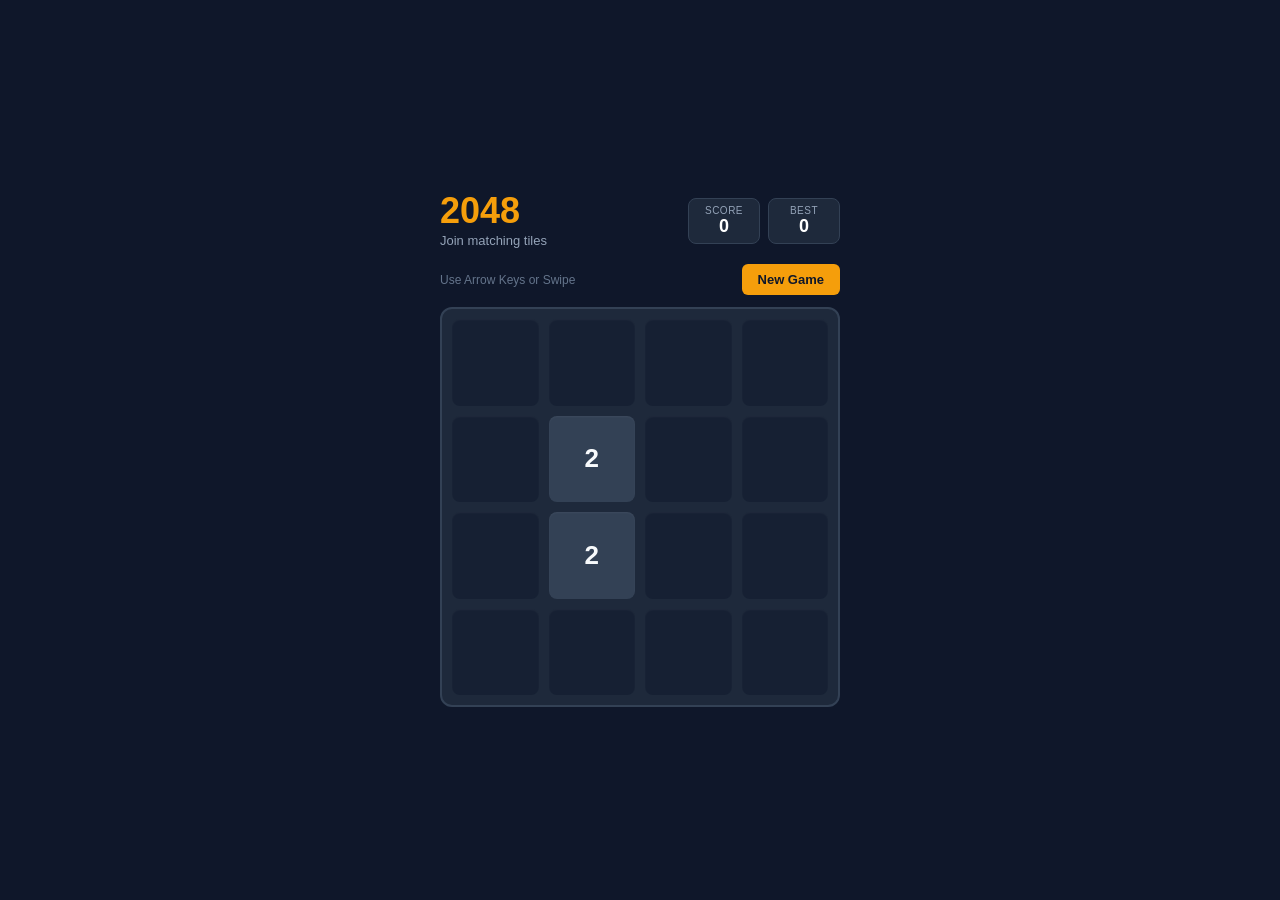
<file: public/games/2048/index.html>
<!DOCTYPE html>
<html lang="en">
<head>
  <meta charset="UTF-8">
  <meta name="viewport" content="width=device-width, initial-scale=1.0, maximum-scale=1.0, user-scalable=no">
  <title>2048 Classic</title>
  <style>
    * { box-sizing: border-box; margin: 0; padding: 0; user-select: none; }
    body {
      background: #0f172a;
      color: #f8fafc;
      font-family: -apple-system, BlinkMacSystemFont, "Segoe UI", Roboto, sans-serif;
      display: flex;
      flex-direction: column;
      align-items: center;
      justify-content: center;
      min-height: 100vh;
      padding: 16px;
    }
    .header {
      width: 100%;
      max-width: 400px;
      display: flex;
      justify-content: space-between;
      align-items: center;
      margin-bottom: 16px;
    }
    .title-area h1 {
      font-size: 36px;
      font-weight: 800;
      color: #f59e0b;
      line-height: 1;
    }
    .title-area p {
      font-size: 13px;
      color: #94a3b8;
      margin-top: 4px;
    }
    .scores {
      display: flex;
      gap: 8px;
    }
    .score-box {
      background: #1e293b;
      border: 1px solid #334155;
      padding: 6px 12px;
      border-radius: 8px;
      text-align: center;
      min-width: 72px;
    }
    .score-label {
      font-size: 10px;
      text-transform: uppercase;
      letter-spacing: 0.05em;
      color: #94a3b8;
    }
    .score-val {
      font-size: 18px;
      font-weight: 700;
      color: #ffffff;
    }
    .toolbar {
      width: 100%;
      max-width: 400px;
      display: flex;
      justify-content: space-between;
      align-items: center;
      margin-bottom: 12px;
    }
    .hint {
      font-size: 12px;
      color: #64748b;
    }
    button.btn {
      background: #f59e0b;
      color: #0f172a;
      border: none;
      font-weight: 700;
      font-size: 13px;
      padding: 8px 16px;
      border-radius: 6px;
      cursor: pointer;
      transition: background 0.15s;
    }
    button.btn:hover { background: #d97706; }
    #grid-container {
      width: 100%;
      max-width: 400px;
      aspect-ratio: 1 / 1;
      background: #1e293b;
      border: 2px solid #334155;
      border-radius: 12px;
      display: grid;
      grid-template-columns: repeat(4, 1fr);
      grid-template-rows: repeat(4, 1fr);
      gap: 10px;
      padding: 10px;
      position: relative;
    }
    .cell {
      background: #0f172a;
      border-radius: 8px;
      display: flex;
      align-items: center;
      justify-content: center;
      font-size: 26px;
      font-weight: 800;
      transition: all 0.12s cubic-bezier(0.16, 1, 0.3, 1);
      box-shadow: inset 0 1px 2px rgba(255,255,255,0.05);
    }
    .v-0 { background: #162033; color: transparent; }
    .v-2 { background: #334155; color: #f8fafc; }
    .v-4 { background: #475569; color: #f8fafc; }
    .v-8 { background: #d97706; color: #ffffff; }
    .v-16 { background: #f59e0b; color: #ffffff; }
    .v-32 { background: #ea580c; color: #ffffff; }
    .v-64 { background: #dc2626; color: #ffffff; }
    .v-128 { background: #eab308; color: #0f172a; font-size: 22px; }
    .v-256 { background: #facc15; color: #0f172a; font-size: 22px; }
    .v-512 { background: #84cc16; color: #0f172a; font-size: 22px; }
    .v-1024 { background: #10b981; color: #ffffff; font-size: 18px; }
    .v-2048 { background: #06b6d4; color: #ffffff; font-size: 18px; box-shadow: 0 0 15px rgba(6,182,212,0.6); }
    .v-4096 { background: #8b5cf6; color: #ffffff; font-size: 18px; }
    .overlay {
      position: absolute;
      inset: 0;
      background: rgba(15, 23, 42, 0.9);
      border-radius: 12px;
      display: none;
      flex-direction: column;
      align-items: center;
      justify-content: center;
      z-index: 10;
    }
    .overlay.active { display: flex; }
    .overlay h2 { font-size: 32px; margin-bottom: 8px; color: #f59e0b; }
    .overlay p { font-size: 14px; color: #94a3b8; margin-bottom: 16px; }
  </style>
</head>
<body>
  <div class="header">
    <div class="title-area">
      <h1>2048</h1>
      <p>Join matching tiles</p>
    </div>
    <div class="scores">
      <div class="score-box">
        <div class="score-label">Score</div>
        <div id="score" class="score-val">0</div>
      </div>
      <div class="score-box">
        <div class="score-label">Best</div>
        <div id="best-score" class="score-val">0</div>
      </div>
    </div>
  </div>

  <div class="toolbar">
    <span class="hint">Use Arrow Keys or Swipe</span>
    <button id="new-game-btn" class="btn">New Game</button>
  </div>

  <div id="grid-container">
    <div class="overlay" id="game-over">
      <h2 id="overlay-title">Game Over</h2>
      <p id="overlay-msg">No moves left!</p>
      <button class="btn" id="restart-btn">Play Again</button>
    </div>
  </div>

  <script>
    let board = [
      [0, 0, 0, 0],
      [0, 0, 0, 0],
      [0, 0, 0, 0],
      [0, 0, 0, 0]
    ];
    let score = 0;
    let bestScore = parseInt(localStorage.getItem('2048_best') || '0', 10);
    document.getElementById('best-score').textContent = bestScore;

    const grid = document.getElementById('grid-container');
    const gameOverOverlay = document.getElementById('game-over');
    const overlayTitle = document.getElementById('overlay-title');
    const overlayMsg = document.getElementById('overlay-msg');

    function initCells() {
      // Remove old cells except overlay
      const cells = grid.querySelectorAll('.cell');
      cells.forEach(c => c.remove());
      for (let r = 0; r < 4; r++) {
        for (let c = 0; c < 4; c++) {
          const div = document.createElement('div');
          div.className = 'cell v-0';
          div.id = `c-${r}-${c}`;
          grid.appendChild(div);
        }
      }
    }

    function render() {
      for (let r = 0; r < 4; r++) {
        for (let c = 0; c < 4; c++) {
          const val = board[r][c];
          const cell = document.getElementById(`c-${r}-${c}`);
          cell.className = `cell v-${val > 4096 ? 4096 : val}`;
          cell.textContent = val > 0 ? val : '';
        }
      }
      document.getElementById('score').textContent = score;
      if (score > bestScore) {
        bestScore = score;
        localStorage.setItem('2048_best', bestScore);
        document.getElementById('best-score').textContent = bestScore;
      }
    }

    function spawnTile() {
      const empty = [];
      for (let r = 0; r < 4; r++) {
        for (let c = 0; c < 4; c++) {
          if (board[r][c] === 0) empty.push({ r, c });
        }
      }
      if (empty.length > 0) {
        const rand = empty[Math.floor(Math.random() * empty.length)];
        board[rand.r][rand.c] = Math.random() < 0.9 ? 2 : 4;
      }
    }

    function slideRow(row) {
      let filtered = row.filter(val => val !== 0);
      for (let i = 0; i < filtered.length - 1; i++) {
        if (filtered[i] === filtered[i + 1]) {
          filtered[i] *= 2;
          score += filtered[i];
          filtered[i + 1] = 0;
        }
      }
      filtered = filtered.filter(val => val !== 0);
      while (filtered.length < 4) {
        filtered.push(0);
      }
      return filtered;
    }

    function moveLeft() {
      let moved = false;
      for (let r = 0; r < 4; r++) {
        const oldRow = [...board[r]];
        board[r] = slideRow(board[r]);
        if (JSON.stringify(oldRow) !== JSON.stringify(board[r])) moved = true;
      }
      return moved;
    }

    function moveRight() {
      let moved = false;
      for (let r = 0; r < 4; r++) {
        const oldRow = [...board[r]];
        let rev = [...board[r]].reverse();
        rev = slideRow(rev);
        board[r] = rev.reverse();
        if (JSON.stringify(oldRow) !== JSON.stringify(board[r])) moved = true;
      }
      return moved;
    }

    function moveUp() {
      let moved = false;
      for (let c = 0; c < 4; c++) {
        const col = [board[0][c], board[1][c], board[2][c], board[3][c]];
        const newCol = slideRow(col);
        for (let r = 0; r < 4; r++) {
          if (board[r][c] !== newCol[r]) moved = true;
          board[r][c] = newCol[r];
        }
      }
      return moved;
    }

    function moveDown() {
      let moved = false;
      for (let c = 0; c < 4; c++) {
        let col = [board[3][c], board[2][c], board[1][c], board[0][c]];
        col = slideRow(col);
        for (let r = 3; r >= 0; r--) {
          const val = col[3 - r];
          if (board[r][c] !== val) moved = true;
          board[r][c] = val;
        }
      }
      return moved;
    }

    function checkGameOver() {
      for (let r = 0; r < 4; r++) {
        for (let c = 0; c < 4; c++) {
          if (board[r][c] === 0) return false;
          if (c < 3 && board[r][c] === board[r][c + 1]) return false;
          if (r < 3 && board[r][c] === board[r + 1][c]) return false;
        }
      }
      return true;
    }

    function handleAction(dir) {
      let moved = false;
      if (dir === 'left') moved = moveLeft();
      else if (dir === 'right') moved = moveRight();
      else if (dir === 'up') moved = moveUp();
      else if (dir === 'down') moved = moveDown();

      if (moved) {
        spawnTile();
        render();
        if (checkGameOver()) {
          overlayTitle.textContent = "Game Over";
          overlayMsg.textContent = `Score: ${score}`;
          gameOverOverlay.classList.add('active');
        }
      }
    }

    function resetGame() {
      board = [
        [0, 0, 0, 0],
        [0, 0, 0, 0],
        [0, 0, 0, 0],
        [0, 0, 0, 0]
      ];
      score = 0;
      gameOverOverlay.classList.remove('active');
      initCells();
      spawnTile();
      spawnTile();
      render();
    }

    window.addEventListener('keydown', (e) => {
      if (['ArrowUp', 'KeyW'].includes(e.code)) { e.preventDefault(); handleAction('up'); }
      else if (['ArrowDown', 'KeyS'].includes(e.code)) { e.preventDefault(); handleAction('down'); }
      else if (['ArrowLeft', 'KeyA'].includes(e.code)) { e.preventDefault(); handleAction('left'); }
      else if (['ArrowRight', 'KeyD'].includes(e.code)) { e.preventDefault(); handleAction('right'); }
    });

    // Touch swipe support
    let touchStartX = 0, touchStartY = 0;
    grid.addEventListener('touchstart', (e) => {
      touchStartX = e.touches[0].clientX;
      touchStartY = e.touches[0].clientY;
    }, { passive: true });

    grid.addEventListener('touchend', (e) => {
      const dx = e.changedTouches[0].clientX - touchStartX;
      const dy = e.changedTouches[0].clientY - touchStartY;
      if (Math.abs(dx) > 30 || Math.abs(dy) > 30) {
        if (Math.abs(dx) > Math.abs(dy)) {
          handleAction(dx > 0 ? 'right' : 'left');
        } else {
          handleAction(dy > 0 ? 'down' : 'up');
        }
      }
    }, { passive: true });

    document.getElementById('new-game-btn').addEventListener('click', resetGame);
    document.getElementById('restart-btn').addEventListener('click', resetGame);

    resetGame();
  </script>
</body>
</html>
</file>
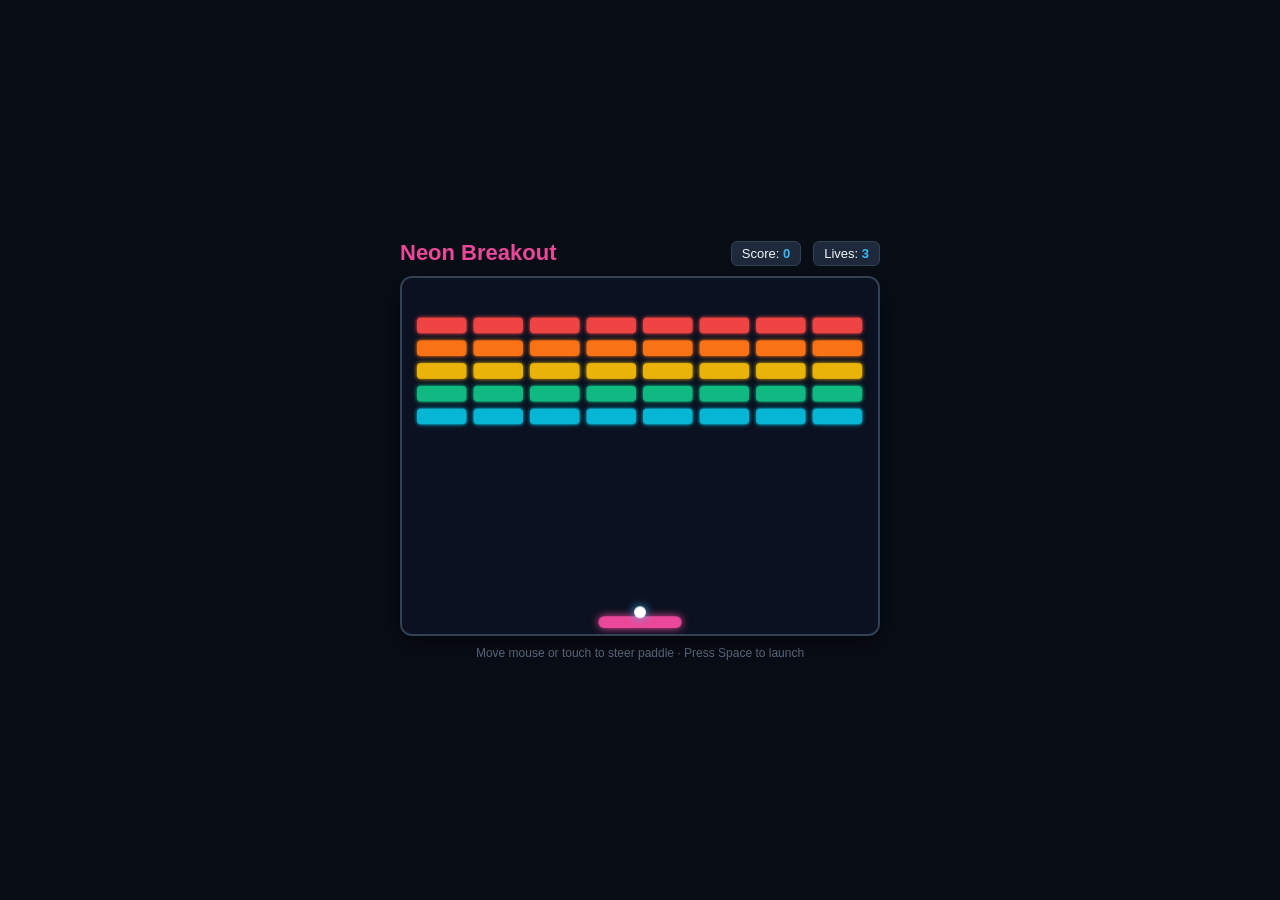
<file: public/games/breakout/index.html>
<!DOCTYPE html>
<html lang="en">
<head>
  <meta charset="UTF-8">
  <meta name="viewport" content="width=device-width, initial-scale=1.0, maximum-scale=1.0, user-scalable=no">
  <title>Neon Breakout</title>
  <style>
    * { box-sizing: border-box; margin: 0; padding: 0; user-select: none; }
    body {
      background: #090d16;
      color: #f1f5f9;
      font-family: -apple-system, BlinkMacSystemFont, "Segoe UI", Roboto, sans-serif;
      display: flex;
      flex-direction: column;
      align-items: center;
      justify-content: center;
      min-height: 100vh;
      padding: 12px;
    }
    .hud {
      width: 100%;
      max-width: 480px;
      display: flex;
      justify-content: space-between;
      align-items: center;
      margin-bottom: 10px;
    }
    .hud h1 { font-size: 22px; font-weight: 800; color: #ec4899; }
    .hud-stats { display: flex; gap: 12px; }
    .stat-box {
      background: #1e293b;
      border: 1px solid #334155;
      padding: 4px 10px;
      border-radius: 6px;
      font-size: 13px;
    }
    .stat-box strong { color: #38bdf8; }
    #wrap {
      position: relative;
      width: 100%;
      max-width: 480px;
      aspect-ratio: 4 / 3;
      border-radius: 12px;
      overflow: hidden;
      border: 2px solid #334155;
      background: #0b1120;
      box-shadow: 0 10px 25px rgba(0,0,0,0.5);
    }
    canvas { width: 100%; height: 100%; display: block; }
    .overlay {
      position: absolute;
      inset: 0;
      background: rgba(15, 23, 42, 0.9);
      display: none;
      flex-direction: column;
      align-items: center;
      justify-content: center;
      gap: 12px;
      z-index: 10;
    }
    .overlay.active { display: flex; }
    .overlay h2 { font-size: 28px; color: #ec4899; }
    .overlay p { font-size: 14px; color: #94a3b8; }
    button.btn {
      background: #ec4899;
      color: #fff;
      border: none;
      font-weight: 700;
      font-size: 14px;
      padding: 10px 22px;
      border-radius: 8px;
      cursor: pointer;
    }
    button.btn:hover { background: #db2777; }
    .hint { margin-top: 10px; font-size: 12px; color: #64748b; }
  </style>
</head>
<body>
  <div class="hud">
    <h1>Neon Breakout</h1>
    <div class="hud-stats">
      <div class="stat-box">Score: <strong id="score">0</strong></div>
      <div class="stat-box">Lives: <strong id="lives">3</strong></div>
    </div>
  </div>

  <div id="wrap">
    <canvas id="c" width="480" height="360"></canvas>
    <div class="overlay" id="overlay">
      <h2 id="ov-title">Game Over</h2>
      <p id="ov-msg">Try again!</p>
      <button class="btn" id="start-btn">Play Now</button>
    </div>
  </div>
  <div class="hint">Move mouse or touch to steer paddle · Press Space to launch</div>

  <script>
    const canvas = document.getElementById('c');
    const ctx = canvas.getContext('2d');
    const overlay = document.getElementById('overlay');
    const ovTitle = document.getElementById('ov-title');
    const ovMsg = document.getElementById('ov-msg');
    const startBtn = document.getElementById('start-btn');
    const scoreEl = document.getElementById('score');
    const livesEl = document.getElementById('lives');

    const PADDLE_HEIGHT = 12;
    let paddleWidth = 84;
    let paddleX = (canvas.width - paddleWidth) / 2;

    let ballX = canvas.width / 2;
    let ballY = canvas.height - 40;
    let ballRadius = 6;
    let ballSpeed = 4.2;
    let ballDx = 3;
    let ballDy = -3;
    let ballAttached = true;

    let score = 0;
    let lives = 3;
    let isPlaying = false;

    // Bricks config
    const BRICK_ROWS = 5;
    const BRICK_COLS = 8;
    const BRICK_WIDTH = 50;
    const BRICK_HEIGHT = 16;
    const BRICK_PADDING = 7;
    const BRICK_OFFSET_TOP = 40;
    const BRICK_OFFSET_LEFT = 15;

    const ROW_COLORS = ['#ef4444', '#f97316', '#eab308', '#10b981', '#06b6d4'];

    let bricks = [];

    function initBricks() {
      bricks = [];
      for (let r = 0; r < BRICK_ROWS; r++) {
        bricks[r] = [];
        for (let c = 0; c < BRICK_COLS; c++) {
          bricks[r][c] = { x: 0, y: 0, status: 1, color: ROW_COLORS[r] };
        }
      }
    }

    function resetBall() {
      ballAttached = true;
      ballX = paddleX + paddleWidth / 2;
      ballY = canvas.height - PADDLE_HEIGHT - ballRadius - 4;
      ballDx = 3 * (Math.random() > 0.5 ? 1 : -1);
      ballDy = -3.5;
    }

    function checkCollisions() {
      // Wall collision
      if (ballX + ballRadius > canvas.width || ballX - ballRadius < 0) {
        ballDx = -ballDx;
      }
      if (ballY - ballRadius < 0) {
        ballDy = -ballDy;
      }

      // Paddle collision
      if (ballY + ballRadius >= canvas.height - PADDLE_HEIGHT - 6 &&
          ballY - ballRadius <= canvas.height - 6 &&
          ballX >= paddleX && ballX <= paddleX + paddleWidth) {
        // Calculate bounce angle based on where it hit paddle
        const hitPoint = (ballX - (paddleX + paddleWidth / 2)) / (paddleWidth / 2);
        ballDx = hitPoint * 4.5;
        ballDy = -Math.abs(ballDy);
      }

      // Bottom fall
      if (ballY + ballRadius > canvas.height) {
        lives--;
        livesEl.textContent = lives;
        if (lives <= 0) {
          endGame(false);
        } else {
          resetBall();
        }
      }

      // Brick collision
      let activeBricks = 0;
      for (let r = 0; r < BRICK_ROWS; r++) {
        for (let c = 0; c < BRICK_COLS; c++) {
          const b = bricks[r][c];
          if (b.status === 1) {
            activeBricks++;
            if (ballX > b.x && ballX < b.x + BRICK_WIDTH && ballY > b.y && ballY < b.y + BRICK_HEIGHT) {
              ballDy = -ballDy;
              b.status = 0;
              score += (BRICK_ROWS - r) * 10;
              scoreEl.textContent = score;
            }
          }
        }
      }

      if (activeBricks === 0) {
        endGame(true);
      }
    }

    function endGame(won) {
      isPlaying = false;
      ovTitle.textContent = won ? "Victory!" : "Game Over";
      ovTitle.style.color = won ? "#10b981" : "#ec4899";
      ovMsg.textContent = won ? `Incredible! Final score: ${score}` : `You ran out of lives. Score: ${score}`;
      startBtn.textContent = "Play Again";
      overlay.classList.add('active');
    }

    function draw() {
      ctx.fillStyle = '#0b1120';
      ctx.fillRect(0, 0, canvas.width, canvas.height);

      // Draw bricks
      for (let r = 0; r < BRICK_ROWS; r++) {
        for (let c = 0; c < BRICK_COLS; c++) {
          if (bricks[r][c].status === 1) {
            const brickX = c * (BRICK_WIDTH + BRICK_PADDING) + BRICK_OFFSET_LEFT;
            const brickY = r * (BRICK_HEIGHT + BRICK_PADDING) + BRICK_OFFSET_TOP;
            bricks[r][c].x = brickX;
            bricks[r][c].y = brickY;
            ctx.fillStyle = bricks[r][c].color;
            ctx.shadowColor = bricks[r][c].color;
            ctx.shadowBlur = 4;
            ctx.beginPath();
            ctx.roundRect(brickX, brickY, BRICK_WIDTH, BRICK_HEIGHT, 4);
            ctx.fill();
            ctx.shadowBlur = 0;
          }
        }
      }

      // Draw paddle
      ctx.fillStyle = '#ec4899';
      ctx.shadowColor = '#ec4899';
      ctx.shadowBlur = 8;
      ctx.beginPath();
      ctx.roundRect(paddleX, canvas.height - PADDLE_HEIGHT - 6, paddleWidth, PADDLE_HEIGHT, 6);
      ctx.fill();
      ctx.shadowBlur = 0;

      // Draw ball
      ctx.fillStyle = '#ffffff';
      ctx.shadowColor = '#38bdf8';
      ctx.shadowBlur = 10;
      ctx.beginPath();
      ctx.arc(ballX, ballY, ballRadius, 0, Math.PI * 2);
      ctx.fill();
      ctx.shadowBlur = 0;
    }

    function loop() {
      if (isPlaying) {
        if (!ballAttached) {
          ballX += ballDx;
          ballY += ballDy;
          checkCollisions();
        } else {
          ballX = paddleX + paddleWidth / 2;
        }
      }
      draw();
      requestAnimationFrame(loop);
    }

    function startGame() {
      score = 0;
      lives = 3;
      scoreEl.textContent = '0';
      livesEl.textContent = '3';
      initBricks();
      resetBall();
      overlay.classList.remove('active');
      isPlaying = true;
    }

    // Input handlers
    function movePaddle(clientX) {
      const rect = canvas.getBoundingClientRect();
      const scaleX = canvas.width / rect.width;
      const relativeX = (clientX - rect.left) * scaleX;
      paddleX = Math.max(0, Math.min(canvas.width - paddleWidth, relativeX - paddleWidth / 2));
    }

    window.addEventListener('mousemove', (e) => {
      movePaddle(e.clientX);
    });

    canvas.addEventListener('touchmove', (e) => {
      e.preventDefault();
      if (e.touches.length > 0) movePaddle(e.touches[0].clientX);
    }, { passive: false });

    function launch() {
      if (ballAttached) ballAttached = false;
    }

    window.addEventListener('keydown', (e) => {
      if (e.code === 'Space') {
        e.preventDefault();
        launch();
      } else if (e.code === 'ArrowLeft') {
        paddleX = Math.max(0, paddleX - 25);
      } else if (e.code === 'ArrowRight') {
        paddleX = Math.min(canvas.width - paddleWidth, paddleX + 25);
      }
    });

    canvas.addEventListener('pointerdown', launch);
    startBtn.addEventListener('click', startGame);

    startGame();
    requestAnimationFrame(loop);
  </script>
</body>
</html>
</file>
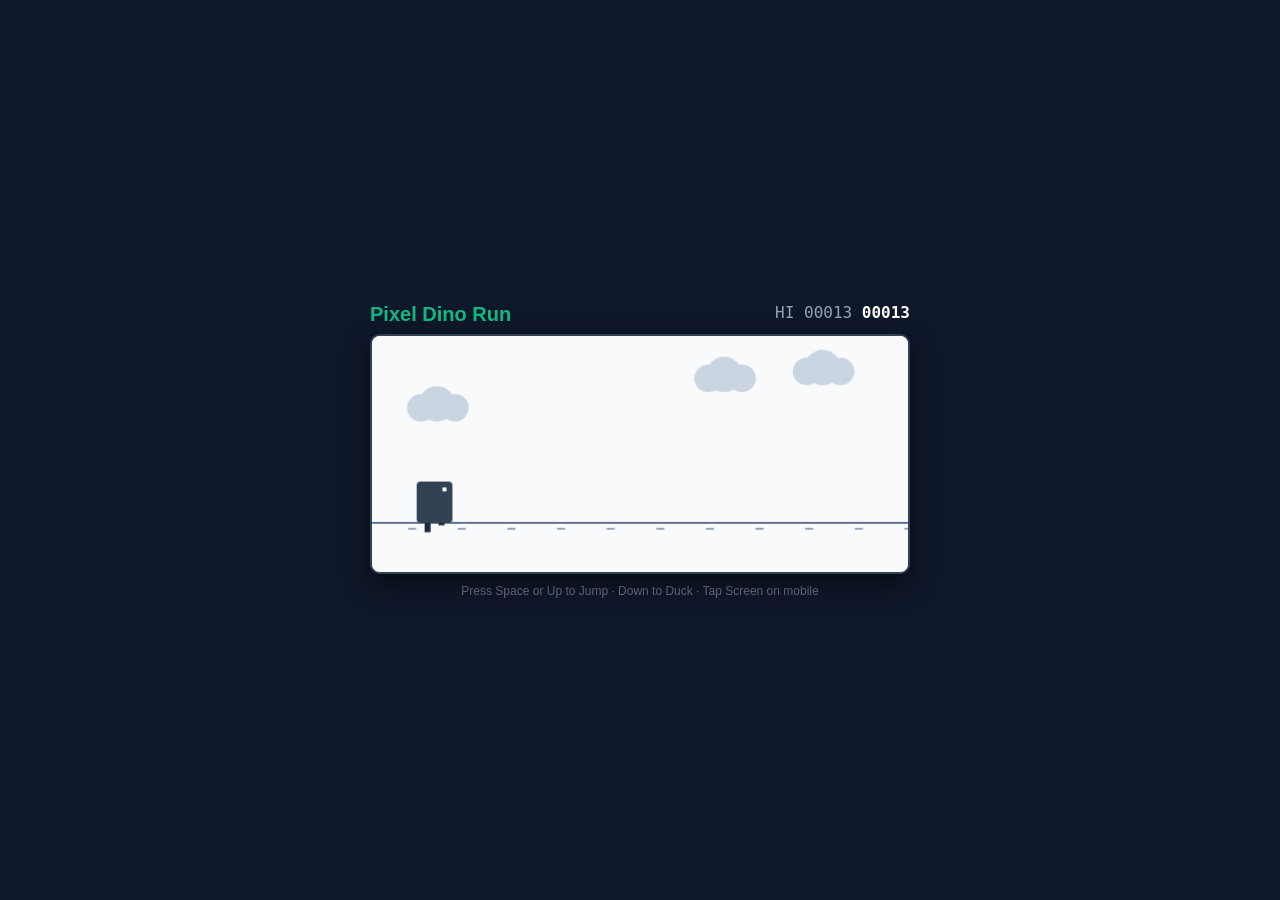
<file: public/games/dino-runner/index.html>
<!DOCTYPE html>
<html lang="en">
<head>
  <meta charset="UTF-8">
  <meta name="viewport" content="width=device-width, initial-scale=1.0, maximum-scale=1.0, user-scalable=no">
  <title>Pixel Dino Run</title>
  <style>
    * { box-sizing: border-box; margin: 0; padding: 0; user-select: none; }
    body {
      background: #0f172a;
      color: #f8fafc;
      font-family: -apple-system, BlinkMacSystemFont, "Segoe UI", Roboto, sans-serif;
      display: flex;
      flex-direction: column;
      align-items: center;
      justify-content: center;
      min-height: 100vh;
      padding: 12px;
    }
    .hud {
      display: flex;
      justify-content: space-between;
      width: 100%;
      max-width: 540px;
      margin-bottom: 8px;
    }
    .title { font-size: 20px; font-weight: 800; color: #10b981; }
    .score-txt { font-family: monospace; font-size: 16px; color: #94a3b8; }
    .score-txt strong { color: #fff; }
    #wrap {
      position: relative;
      width: 100%;
      max-width: 540px;
      aspect-ratio: 9 / 4;
      border: 2px solid #334155;
      border-radius: 10px;
      overflow: hidden;
      background: #f8fafc;
      box-shadow: 0 10px 25px rgba(0,0,0,0.5);
    }
    canvas { width: 100%; height: 100%; display: block; }
    .overlay {
      position: absolute;
      inset: 0;
      background: rgba(15, 23, 42, 0.85);
      display: none;
      flex-direction: column;
      align-items: center;
      justify-content: center;
      gap: 12px;
      z-index: 10;
    }
    .overlay.active { display: flex; }
    .overlay h2 { font-size: 26px; color: #10b981; }
    button.btn {
      background: #10b981;
      color: #022c22;
      border: none;
      font-weight: 700;
      font-size: 14px;
      padding: 8px 20px;
      border-radius: 6px;
      cursor: pointer;
    }
    .hint { margin-top: 10px; font-size: 12px; color: #64748b; }
  </style>
</head>
<body>
  <div class="hud">
    <div class="title">Pixel Dino Run</div>
    <div class="score-txt">HI <span id="hi">00000</span> <strong id="sc">00000</strong></div>
  </div>

  <div id="wrap">
    <canvas id="c" width="540" height="240"></canvas>
    <div class="overlay" id="ov">
      <h2>Game Over</h2>
      <p id="ov-msg" style="color: #94a3b8; font-size: 14px;">Crash!</p>
      <button class="btn" id="restart">Run Again</button>
    </div>
  </div>
  <div class="hint">Press Space or Up to Jump · Down to Duck · Tap Screen on mobile</div>

  <script>
    const canvas = document.getElementById('c');
    const ctx = canvas.getContext('2d');
    const scEl = document.getElementById('sc');
    const hiEl = document.getElementById('hi');
    const ov = document.getElementById('ov');
    const restartBtn = document.getElementById('restart');

    const GROUND_Y = 190;
    let dino = { x: 45, y: GROUND_Y - 42, w: 36, h: 42, vy: 0, jumping: false, ducking: false };
    let obstacles = [];
    let clouds = [];
    let speed = 5.2;
    let score = 0;
    let hi = parseInt(localStorage.getItem('dino_hi') || '0', 10);
    hiEl.textContent = String(hi).padStart(5, '0');
    let isPlaying = false;
    let frame = 0;

    // Init clouds
    for (let i = 0; i < 4; i++) {
      clouds.push({ x: Math.random() * canvas.width, y: 30 + Math.random() * 60, speed: 0.8 });
    }

    function resetGame() {
      dino = { x: 45, y: GROUND_Y - 42, w: 36, h: 42, vy: 0, jumping: false, ducking: false };
      obstacles = [];
      speed = 5.2;
      score = 0;
      frame = 0;
      isPlaying = true;
      ov.classList.remove('active');
    }

    function jump() {
      if (!isPlaying) { resetGame(); return; }
      if (!dino.jumping) {
        dino.vy = -11.5;
        dino.jumping = true;
      }
    }

    function duck(isDucking) {
      if (!isPlaying) return;
      dino.ducking = isDucking;
      dino.h = isDucking ? 24 : 42;
      if (!dino.jumping) {
        dino.y = GROUND_Y - dino.h;
      }
    }

    function spawnObstacle() {
      const type = Math.random() > 0.3 ? 'cactus' : 'bird';
      if (type === 'cactus') {
        const height = 30 + Math.random() * 20;
        obstacles.push({
          type: 'cactus',
          x: canvas.width + 20,
          y: GROUND_Y - height,
          w: 20 + Math.random() * 14,
          h: height
        });
      } else {
        obstacles.push({
          type: 'bird',
          x: canvas.width + 20,
          y: GROUND_Y - 40 - Math.random() * 25,
          w: 32,
          h: 20
        });
      }
    }

    function update() {
      if (!isPlaying) return;
      frame++;
      score += 0.2;
      const currentScore = Math.floor(score);
      scEl.textContent = String(currentScore).padStart(5, '0');

      if (currentScore > hi) {
        hi = currentScore;
        localStorage.setItem('dino_hi', hi);
        hiEl.textContent = String(hi).padStart(5, '0');
      }

      // Accelerate
      if (frame % 300 === 0 && speed < 12) speed += 0.4;

      // Dino physics
      dino.vy += 0.65;
      dino.y += dino.vy;
      if (dino.y >= GROUND_Y - dino.h) {
        dino.y = GROUND_Y - dino.h;
        dino.vy = 0;
        dino.jumping = false;
      }

      // Clouds
      clouds.forEach(c => {
        c.x -= c.speed;
        if (c.x < -60) c.x = canvas.width + 30;
      });

      // Spawn obstacle
      if (frame % Math.floor(130 - speed * 4) === 0) {
        spawnObstacle();
      }

      // Obstacle loop
      for (let i = 0; i < obstacles.length; i++) {
        const ob = obstacles[i];
        ob.x -= speed;

        // Collision check
        const padding = 6;
        if (dino.x + padding < ob.x + ob.w &&
            dino.x + dino.w - padding > ob.x &&
            dino.y + padding < ob.y + ob.h &&
            dino.y + dino.h > ob.y) {
          gameOver();
          return;
        }
      }
      obstacles = obstacles.filter(ob => ob.x + ob.w > -30);
    }

    function gameOver() {
      isPlaying = false;
      document.getElementById('ov-msg').textContent = `Distance: ${Math.floor(score)}m`;
      ov.classList.add('active');
    }

    function draw() {
      ctx.fillStyle = '#f8fafc';
      ctx.fillRect(0, 0, canvas.width, canvas.height);

      // Clouds
      ctx.fillStyle = '#cbd5e1';
      clouds.forEach(c => {
        ctx.beginPath();
        ctx.arc(c.x, c.y, 14, 0, Math.PI * 2);
        ctx.arc(c.x + 16, c.y - 4, 18, 0, Math.PI * 2);
        ctx.arc(c.x + 34, c.y, 14, 0, Math.PI * 2);
        ctx.fill();
      });

      // Ground Line
      ctx.strokeStyle = '#64748b';
      ctx.lineWidth = 2;
      ctx.beginPath();
      ctx.moveTo(0, GROUND_Y);
      ctx.lineTo(canvas.width, GROUND_Y);
      ctx.stroke();

      // Ground details
      ctx.fillStyle = '#94a3b8';
      for (let x = (frame * speed) % 50; x < canvas.width; x += 50) {
        ctx.fillRect(canvas.width - x, GROUND_Y + 5, 8, 2);
      }

      // Draw Dino
      ctx.fillStyle = '#334155';
      ctx.beginPath();
      ctx.roundRect(dino.x, dino.y, dino.w, dino.h, 4);
      ctx.fill();

      // Dino Eye & crest
      ctx.fillStyle = '#f8fafc';
      ctx.fillRect(dino.x + dino.w - 10, dino.y + 6, 4, 4);

      // Dino legs
      if (!dino.jumping && isPlaying) {
        ctx.fillStyle = '#1e293b';
        const legSwing = Math.sin(frame * 0.4) * 4;
        ctx.fillRect(dino.x + 8, dino.y + dino.h, 6, 6 + legSwing);
        ctx.fillRect(dino.x + 22, dino.y + dino.h, 6, 6 - legSwing);
      }

      // Draw Obstacles
      obstacles.forEach(ob => {
        if (ob.type === 'cactus') {
          ctx.fillStyle = '#15803d';
          ctx.beginPath();
          ctx.roundRect(ob.x, ob.y, ob.w, ob.h, 4);
          ctx.fill();
        } else {
          ctx.fillStyle = '#b91c1c';
          ctx.beginPath();
          ctx.ellipse(ob.x + ob.w/2, ob.y + ob.h/2, ob.w/2, ob.h/2, 0, 0, Math.PI * 2);
          ctx.fill();
        }
      });
    }

    function loop() {
      update();
      draw();
      requestAnimationFrame(loop);
    }

    window.addEventListener('keydown', (e) => {
      if (['Space', 'ArrowUp', 'KeyW'].includes(e.code)) {
        e.preventDefault();
        jump();
      } else if (['ArrowDown', 'KeyS'].includes(e.code)) {
        e.preventDefault();
        duck(true);
      }
    });

    window.addEventListener('keyup', (e) => {
      if (['ArrowDown', 'KeyS'].includes(e.code)) {
        duck(false);
      }
    });

    canvas.addEventListener('pointerdown', (e) => {
      e.preventDefault();
      jump();
    });

    restartBtn.addEventListener('click', resetGame);
    resetGame();
    requestAnimationFrame(loop);
  </script>
</body>
</html>
</file>
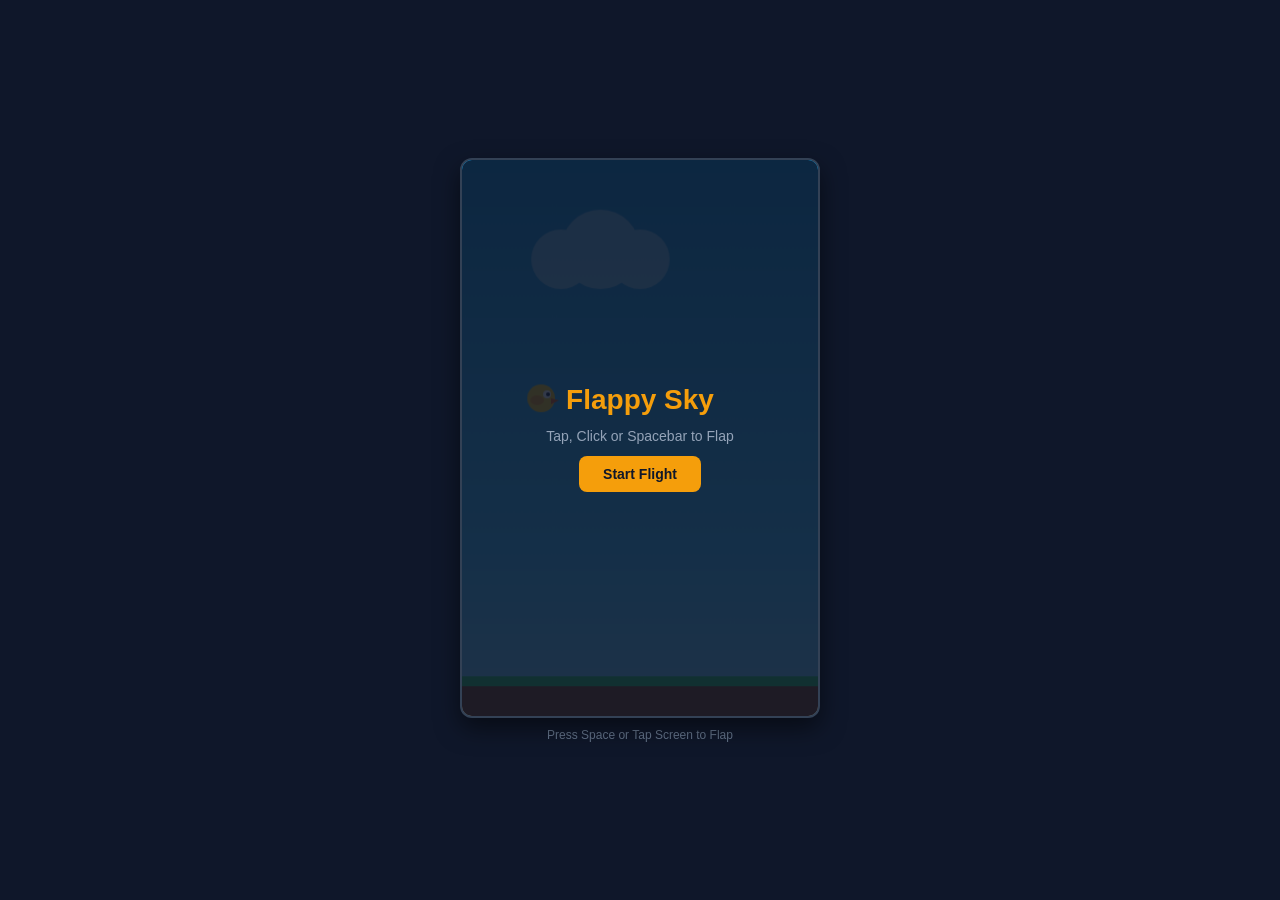
<file: public/games/flappy/index.html>
<!DOCTYPE html>
<html lang="en">
<head>
  <meta charset="UTF-8">
  <meta name="viewport" content="width=device-width, initial-scale=1.0, maximum-scale=1.0, user-scalable=no">
  <title>Flappy Sky</title>
  <style>
    * { box-sizing: border-box; margin: 0; padding: 0; user-select: none; }
    body {
      background: #0f172a;
      color: #fff;
      font-family: -apple-system, BlinkMacSystemFont, "Segoe UI", Roboto, sans-serif;
      display: flex;
      flex-direction: column;
      align-items: center;
      justify-content: center;
      min-height: 100vh;
      padding: 12px;
    }
    #wrap {
      position: relative;
      width: 100%;
      max-width: 360px;
      aspect-ratio: 9 / 14;
      border-radius: 12px;
      overflow: hidden;
      border: 2px solid #334155;
      background: #38bdf8;
      box-shadow: 0 10px 25px rgba(0,0,0,0.5);
    }
    canvas { width: 100%; height: 100%; display: block; }
    .overlay {
      position: absolute;
      inset: 0;
      background: rgba(15, 23, 42, 0.85);
      display: none;
      flex-direction: column;
      align-items: center;
      justify-content: center;
      gap: 12px;
      z-index: 10;
    }
    .overlay.active { display: flex; }
    .overlay h2 { font-size: 28px; color: #f59e0b; }
    .overlay p { font-size: 14px; color: #94a3b8; }
    button.btn {
      background: #f59e0b;
      color: #0f172a;
      border: none;
      font-weight: 700;
      font-size: 14px;
      padding: 10px 24px;
      border-radius: 8px;
      cursor: pointer;
    }
    button.btn:hover { background: #d97706; }
    .hint {
      margin-top: 10px;
      font-size: 12px;
      color: #64748b;
    }
  </style>
</head>
<body>
  <div id="wrap">
    <canvas id="c" width="360" height="560"></canvas>
    <div class="overlay active" id="menu">
      <h2 id="menu-title">Flappy Sky</h2>
      <p id="menu-sub">Tap, Click or Spacebar to Flap</p>
      <button class="btn" id="start-btn">Start Flight</button>
    </div>
  </div>
  <div class="hint">Press Space or Tap Screen to Flap</div>

  <script>
    const canvas = document.getElementById('c');
    const ctx = canvas.getContext('2d');
    const menu = document.getElementById('menu');
    const menuTitle = document.getElementById('menu-title');
    const menuSub = document.getElementById('menu-sub');
    const startBtn = document.getElementById('start-btn');

    let bird = { x: 80, y: 240, vy: 0, radius: 14 };
    let pipes = [];
    let score = 0;
    let best = parseInt(localStorage.getItem('flappy_best') || '0', 10);
    let state = 'MENU'; // 'MENU' | 'PLAYING' | 'OVER'
    let frame = 0;

    const GRAVITY = 0.38;
    const JUMP = -6.8;
    const PIPE_SPEED = 2.4;
    const PIPE_GAP = 135;
    const PIPE_WIDTH = 54;

    function reset() {
      bird = { x: 80, y: 240, vy: 0, radius: 14 };
      pipes = [];
      score = 0;
      frame = 0;
      state = 'PLAYING';
      menu.classList.remove('active');
    }

    function flap() {
      if (state === 'MENU' || state === 'OVER') {
        reset();
      } else if (state === 'PLAYING') {
        bird.vy = JUMP;
      }
    }

    function spawnPipe() {
      const topHeight = Math.floor(Math.random() * (canvas.height - PIPE_GAP - 160)) + 60;
      pipes.push({
        x: canvas.width,
        top: topHeight,
        bottom: topHeight + PIPE_GAP,
        passed: false
      });
    }

    function loop() {
      frame++;

      if (state === 'PLAYING') {
        bird.vy += GRAVITY;
        bird.y += bird.vy;

        // Pipe spawn
        if (frame % 95 === 0) {
          spawnPipe();
        }

        // Move pipes
        for (let i = 0; i < pipes.length; i++) {
          const p = pipes[i];
          p.x -= PIPE_SPEED;

          if (!p.passed && p.x + PIPE_WIDTH < bird.x) {
            p.passed = true;
            score++;
            if (score > best) {
              best = score;
              localStorage.setItem('flappy_best', best);
            }
          }

          // Collision detection
          if (bird.x + bird.radius > p.x && bird.x - bird.radius < p.x + PIPE_WIDTH) {
            if (bird.y - bird.radius < p.top || bird.y + bird.radius > p.bottom) {
              gameOver();
            }
          }
        }

        // Clean pipes
        pipes = pipes.filter(p => p.x + PIPE_WIDTH > -10);

        // Ground / ceiling collision
        if (bird.y + bird.radius >= canvas.height - 40 || bird.y - bird.radius <= 0) {
          gameOver();
        }
      }

      draw();
      requestAnimationFrame(loop);
    }

    function gameOver() {
      state = 'OVER';
      menuTitle.textContent = "Game Over";
      menuSub.textContent = `Score: ${score} · Best: ${best}`;
      startBtn.textContent = "Play Again";
      menu.classList.add('active');
    }

    function draw() {
      // Sky gradient
      const sky = ctx.createLinearGradient(0, 0, 0, canvas.height);
      sky.addColorStop(0, '#0284c7');
      sky.addColorStop(0.7, '#38bdf8');
      sky.addColorStop(1, '#7dd3fc');
      ctx.fillStyle = sky;
      ctx.fillRect(0, 0, canvas.width, canvas.height);

      // Clouds
      ctx.fillStyle = 'rgba(255, 255, 255, 0.4)';
      ctx.beginPath();
      ctx.arc(100, 100, 30, 0, Math.PI * 2);
      ctx.arc(140, 90, 40, 0, Math.PI * 2);
      ctx.arc(180, 100, 30, 0, Math.PI * 2);
      ctx.fill();

      // Pipes
      pipes.forEach(p => {
        // Top pipe
        ctx.fillStyle = '#15803d';
        ctx.fillRect(p.x, 0, PIPE_WIDTH, p.top);
        ctx.fillStyle = '#16a34a';
        ctx.fillRect(p.x + 3, 0, 8, p.top);
        ctx.fillRect(p.x - 4, p.top - 20, PIPE_WIDTH + 8, 20);

        // Bottom pipe
        ctx.fillStyle = '#15803d';
        ctx.fillRect(p.x, p.bottom, PIPE_WIDTH, canvas.height - p.bottom);
        ctx.fillStyle = '#16a34a';
        ctx.fillRect(p.x + 3, p.bottom, 8, canvas.height - p.bottom);
        ctx.fillRect(p.x - 4, p.bottom, PIPE_WIDTH + 8, 20);
      });

      // Ground
      ctx.fillStyle = '#78350f';
      ctx.fillRect(0, canvas.height - 40, canvas.width, 40);
      ctx.fillStyle = '#22c55e';
      ctx.fillRect(0, canvas.height - 40, canvas.width, 10);

      // Bird
      ctx.save();
      ctx.translate(bird.x, bird.y);
      let angle = Math.min(Math.PI / 4, Math.max(-Math.PI / 4, bird.vy * 0.08));
      ctx.rotate(angle);

      // Body
      ctx.fillStyle = '#facc15';
      ctx.beginPath();
      ctx.arc(0, 0, bird.radius, 0, Math.PI * 2);
      ctx.fill();

      // Wing
      ctx.fillStyle = '#f59e0b';
      ctx.beginPath();
      ctx.ellipse(-4, 2, 7, 5, 0, 0, Math.PI * 2);
      ctx.fill();

      // Eye
      ctx.fillStyle = '#fff';
      ctx.beginPath();
      ctx.arc(6, -4, 4, 0, Math.PI * 2);
      ctx.fill();
      ctx.fillStyle = '#0f172a';
      ctx.beginPath();
      ctx.arc(7, -4, 2, 0, Math.PI * 2);
      ctx.fill();

      // Beak
      ctx.fillStyle = '#ea580c';
      ctx.beginPath();
      ctx.moveTo(10, 0);
      ctx.lineTo(18, 2);
      ctx.lineTo(10, 6);
      ctx.closePath();
      ctx.fill();

      ctx.restore();

      // Score HUD
      if (state === 'PLAYING') {
        ctx.fillStyle = '#fff';
        ctx.font = 'bold 36px -apple-system, BlinkMacSystemFont, sans-serif';
        ctx.textAlign = 'center';
        ctx.shadowColor = 'rgba(0,0,0,0.4)';
        ctx.shadowBlur = 6;
        ctx.fillText(score, canvas.width / 2, 70);
        ctx.shadowBlur = 0;
      }
    }

    window.addEventListener('keydown', (e) => {
      if (e.code === 'Space' || e.code === 'ArrowUp') {
        e.preventDefault();
        flap();
      }
    });

    canvas.addEventListener('pointerdown', (e) => {
      e.preventDefault();
      flap();
    });

    startBtn.addEventListener('click', () => {
      reset();
    });

    requestAnimationFrame(loop);
  </script>
</body>
</html>
</file>
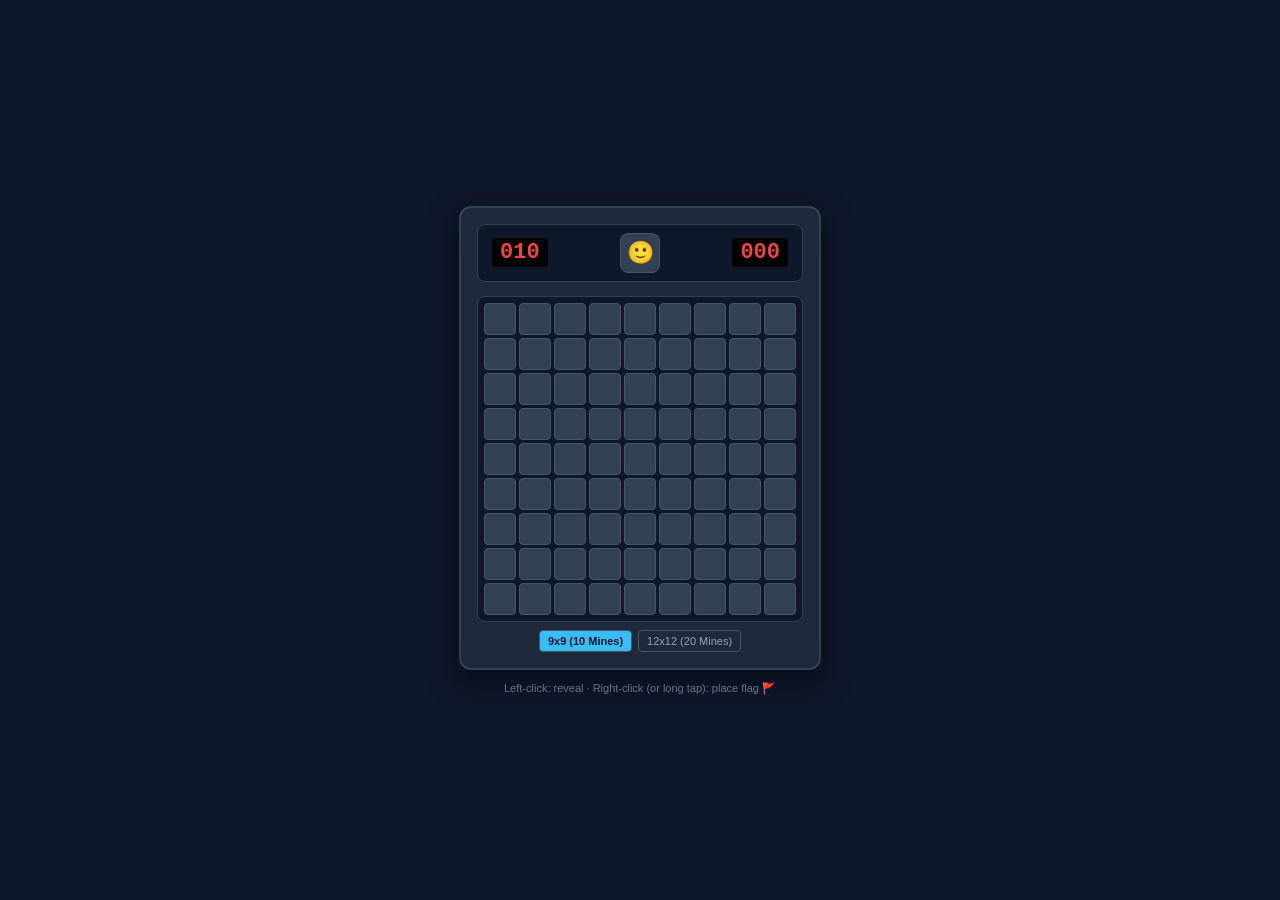
<file: public/games/minesweeper/index.html>
<!DOCTYPE html>
<html lang="en">
<head>
  <meta charset="UTF-8">
  <meta name="viewport" content="width=device-width, initial-scale=1.0, maximum-scale=1.0, user-scalable=no">
  <title>Minesweeper Deluxe</title>
  <style>
    * { box-sizing: border-box; margin: 0; padding: 0; user-select: none; }
    body {
      background: #0f172a;
      color: #f8fafc;
      font-family: -apple-system, BlinkMacSystemFont, "Segoe UI", Roboto, sans-serif;
      display: flex;
      flex-direction: column;
      align-items: center;
      justify-content: center;
      min-height: 100vh;
      padding: 12px;
    }
    .game-card {
      background: #1e293b;
      border: 2px solid #334155;
      border-radius: 12px;
      padding: 16px;
      box-shadow: 0 10px 30px rgba(0,0,0,0.5);
      display: flex;
      flex-direction: column;
      align-items: center;
    }
    .hud {
      width: 100%;
      background: #0f172a;
      border: 1px solid #334155;
      border-radius: 8px;
      padding: 8px 14px;
      display: flex;
      justify-content: space-between;
      align-items: center;
      margin-bottom: 14px;
    }
    .counter {
      font-family: 'Courier New', Courier, monospace;
      font-size: 22px;
      font-weight: 800;
      color: #ef4444;
      background: #000;
      padding: 2px 8px;
      border-radius: 4px;
      min-width: 54px;
      text-align: center;
    }
    .face-btn {
      background: #334155;
      border: 1px solid #475569;
      font-size: 22px;
      width: 40px;
      height: 40px;
      border-radius: 8px;
      cursor: pointer;
      display: flex;
      align-items: center;
      justify-content: center;
    }
    .face-btn:hover { background: #475569; }
    #board {
      display: grid;
      gap: 3px;
      background: #0f172a;
      padding: 6px;
      border-radius: 8px;
      border: 1px solid #334155;
    }
    .tile {
      width: 32px;
      height: 32px;
      background: #334155;
      border: 1px solid #475569;
      border-radius: 4px;
      display: flex;
      align-items: center;
      justify-content: center;
      font-weight: 800;
      font-size: 14px;
      cursor: pointer;
      transition: background 0.1s;
    }
    .tile:hover:not(.revealed) { background: #475569; }
    .tile.revealed {
      background: #1e293b;
      border-color: #334155;
      cursor: default;
    }
    .tile.flagged { color: #f59e0b; }
    .tile.mine { background: #dc2626 !important; }
    .c-1 { color: #38bdf8; }
    .c-2 { color: #4ade80; }
    .c-3 { color: #f87171; }
    .c-4 { color: #818cf8; }
    .c-5 { color: #fb923c; }
    .c-6 { color: #2dd4bf; }
    .hint {
      margin-top: 12px;
      font-size: 11px;
      color: #64748b;
      text-align: center;
    }
    .mode-toggle {
      margin-top: 8px;
      display: flex;
      gap: 6px;
    }
    .mode-btn {
      background: transparent;
      border: 1px solid #475569;
      color: #94a3b8;
      font-size: 11px;
      padding: 4px 8px;
      border-radius: 4px;
      cursor: pointer;
    }
    .mode-btn.active { background: #38bdf8; color: #0f172a; font-weight: bold; }
  </style>
</head>
<body>
  <div class="game-card">
    <div class="hud">
      <div class="counter" id="mines-count">010</div>
      <button class="face-btn" id="face">🙂</button>
      <div class="counter" id="timer">000</div>
    </div>

    <div id="board"></div>

    <div class="mode-toggle">
      <button class="mode-btn active" id="btn-easy">9x9 (10 Mines)</button>
      <button class="mode-btn" id="btn-med">12x12 (20 Mines)</button>
    </div>
  </div>
  <div class="hint">Left-click: reveal · Right-click (or long tap): place flag 🚩</div>

  <script>
    let ROWS = 9;
    let COLS = 9;
    let MINES = 10;

    let grid = [];
    let revealedCount = 0;
    let flagsCount = 0;
    let isGameOver = false;
    let firstClick = true;
    let timerInterval = null;
    let seconds = 0;

    const boardEl = document.getElementById('board');
    const faceBtn = document.getElementById('face');
    const minesCountEl = document.getElementById('mines-count');
    const timerEl = document.getElementById('timer');
    const btnEasy = document.getElementById('btn-easy');
    const btnMed = document.getElementById('btn-med');

    btnEasy.addEventListener('click', () => {
      ROWS = 9; COLS = 9; MINES = 10;
      btnEasy.classList.add('active');
      btnMed.classList.remove('active');
      initGame();
    });

    btnMed.addEventListener('click', () => {
      ROWS = 12; COLS = 12; MINES = 20;
      btnMed.classList.add('active');
      btnEasy.classList.remove('active');
      initGame();
    });

    function initGame() {
      clearInterval(timerInterval);
      seconds = 0;
      timerEl.textContent = '000';
      revealedCount = 0;
      flagsCount = 0;
      isGameOver = false;
      firstClick = true;
      faceBtn.textContent = '🙂';
      updateMineDisplay();

      grid = [];
      boardEl.innerHTML = '';
      boardEl.style.gridTemplateColumns = `repeat(${COLS}, 32px)`;

      for (let r = 0; r < ROWS; r++) {
        grid[r] = [];
        for (let c = 0; c < COLS; c++) {
          const tileEl = document.createElement('div');
          tileEl.className = 'tile';
          tileEl.dataset.r = r;
          tileEl.dataset.c = c;

          tileEl.addEventListener('click', () => handleClick(r, c));
          tileEl.addEventListener('contextmenu', (e) => {
            e.preventDefault();
            handleRightClick(r, c);
          });

          // Long press support for mobile touch
          let pressTimer;
          tileEl.addEventListener('touchstart', (e) => {
            pressTimer = setTimeout(() => {
              handleRightClick(r, c);
            }, 400);
          }, { passive: true });
          tileEl.addEventListener('touchend', () => clearTimeout(pressTimer));

          boardEl.appendChild(tileEl);

          grid[r][c] = {
            mine: false,
            revealed: false,
            flagged: false,
            adjacent: 0,
            el: tileEl
          };
        }
      }
    }

    function plantMines(safeR, safeC) {
      let planted = 0;
      while (planted < MINES) {
        const r = Math.floor(Math.random() * ROWS);
        const c = Math.floor(Math.random() * COLS);
        // Avoid initial click and adjacent
        if ((Math.abs(r - safeR) <= 1 && Math.abs(c - safeC) <= 1) || grid[r][c].mine) {
          continue;
        }
        grid[r][c].mine = true;
        planted++;
      }

      // Calculate adjacent numbers
      for (let r = 0; r < ROWS; r++) {
        for (let c = 0; c < COLS; c++) {
          if (!grid[r][c].mine) {
            let count = 0;
            for (let dr = -1; dr <= 1; dr++) {
              for (let dc = -1; dc <= 1; dc++) {
                const nr = r + dr, nc = c + dc;
                if (nr >= 0 && nr < ROWS && nc >= 0 && nc < COLS && grid[nr][nc].mine) {
                  count++;
                }
              }
            }
            grid[r][c].adjacent = count;
          }
        }
      }
    }

    function startTimer() {
      timerInterval = setInterval(() => {
        seconds = Math.min(999, seconds + 1);
        timerEl.textContent = String(seconds).padStart(3, '0');
      }, 1000);
    }

    function updateMineDisplay() {
      const remaining = MINES - flagsCount;
      minesCountEl.textContent = String(Math.max(-99, remaining)).padStart(3, '0');
    }

    function handleClick(r, c) {
      if (isGameOver) return;
      const cell = grid[r][c];
      if (cell.revealed || cell.flagged) return;

      if (firstClick) {
        firstClick = false;
        plantMines(r, c);
        startTimer();
      }

      revealCell(r, c);

      if (cell.mine) {
        gameOver(false);
      } else if (revealedCount === ROWS * COLS - MINES) {
        gameOver(true);
      }
    }

    function handleRightClick(r, c) {
      if (isGameOver) return;
      const cell = grid[r][c];
      if (cell.revealed) return;

      cell.flagged = !cell.flagged;
      if (cell.flagged) {
        flagsCount++;
        cell.el.textContent = '🚩';
        cell.el.classList.add('flagged');
      } else {
        flagsCount--;
        cell.el.textContent = '';
        cell.el.classList.remove('flagged');
      }
      updateMineDisplay();
    }

    function revealCell(r, c) {
      const cell = grid[r][c];
      if (cell.revealed || cell.flagged) return;

      cell.revealed = true;
      cell.el.classList.add('revealed');
      revealedCount++;

      if (cell.mine) {
        cell.el.textContent = '💣';
        cell.el.classList.add('mine');
        return;
      }

      if (cell.adjacent > 0) {
        cell.el.textContent = cell.adjacent;
        cell.el.classList.add(`c-${cell.adjacent}`);
      } else {
        // Flood fill zeros
        for (let dr = -1; dr <= 1; dr++) {
          for (let dc = -1; dc <= 1; dc++) {
            const nr = r + dr, nc = c + dc;
            if (nr >= 0 && nr < ROWS && nc >= 0 && nc < COLS) {
              revealCell(nr, nc);
            }
          }
        }
      }
    }

    function gameOver(won) {
      isGameOver = true;
      clearInterval(timerInterval);
      faceBtn.textContent = won ? '😎' : '😵';

      if (!won) {
        // Reveal all mines
        for (let r = 0; r < ROWS; r++) {
          for (let c = 0; c < COLS; c++) {
            if (grid[r][c].mine) {
              grid[r][c].el.textContent = '💣';
              if (!grid[r][c].revealed) grid[r][c].el.classList.add('mine');
            }
          }
        }
      }
    }

    faceBtn.addEventListener('click', initGame);
    initGame();
  </script>
</body>
</html>
</file>
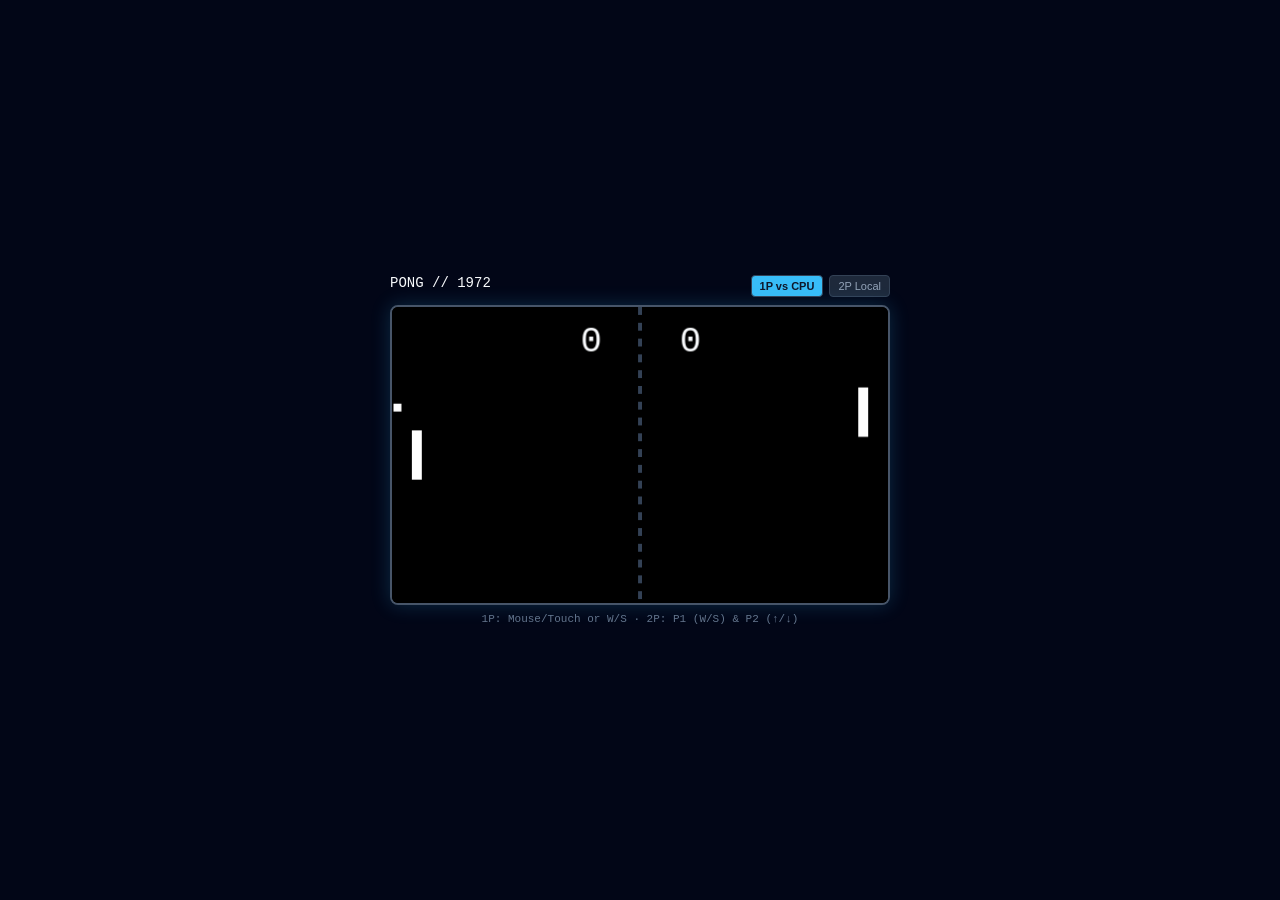
<file: public/games/pong/index.html>
<!DOCTYPE html>
<html lang="en">
<head>
  <meta charset="UTF-8">
  <meta name="viewport" content="width=device-width, initial-scale=1.0, maximum-scale=1.0, user-scalable=no">
  <title>Retro Pong</title>
  <style>
    * { box-sizing: border-box; margin: 0; padding: 0; user-select: none; }
    body {
      background: #020617;
      color: #f8fafc;
      font-family: 'Courier New', Courier, monospace;
      display: flex;
      flex-direction: column;
      align-items: center;
      justify-content: center;
      min-height: 100vh;
      padding: 12px;
    }
    .hud {
      display: flex;
      justify-content: space-between;
      width: 100%;
      max-width: 500px;
      margin-bottom: 8px;
      font-size: 14px;
    }
    .mode-select {
      display: flex;
      gap: 6px;
    }
    .mode-btn {
      background: #1e293b;
      border: 1px solid #334155;
      color: #94a3b8;
      padding: 4px 8px;
      font-size: 11px;
      cursor: pointer;
      border-radius: 4px;
    }
    .mode-btn.active {
      background: #38bdf8;
      color: #0f172a;
      font-weight: bold;
    }
    #wrap {
      position: relative;
      width: 100%;
      max-width: 500px;
      aspect-ratio: 5 / 3;
      border: 2px solid #475569;
      border-radius: 8px;
      overflow: hidden;
      background: #000;
      box-shadow: 0 0 20px rgba(56, 189, 248, 0.2);
    }
    canvas { width: 100%; height: 100%; display: block; }
    .overlay {
      position: absolute;
      inset: 0;
      background: rgba(0, 0, 0, 0.85);
      display: none;
      flex-direction: column;
      align-items: center;
      justify-content: center;
      gap: 12px;
      z-index: 10;
    }
    .overlay.active { display: flex; }
    .overlay h2 { font-size: 26px; color: #38bdf8; }
    button.btn {
      background: #38bdf8;
      color: #000;
      border: none;
      font-weight: bold;
      font-family: inherit;
      padding: 8px 20px;
      cursor: pointer;
      border-radius: 4px;
    }
    .hint {
      margin-top: 8px;
      font-size: 11px;
      color: #64748b;
      text-align: center;
    }
  </style>
</head>
<body>
  <div class="hud">
    <div>PONG // 1972</div>
    <div class="mode-select">
      <button class="mode-btn active" id="btn-1p">1P vs CPU</button>
      <button class="mode-btn" id="btn-2p">2P Local</button>
    </div>
  </div>

  <div id="wrap">
    <canvas id="c" width="500" height="300"></canvas>
    <div class="overlay" id="overlay">
      <h2 id="ov-title">Winner!</h2>
      <p id="ov-sub">First to 7 points</p>
      <button class="btn" id="restart-btn">Play Again</button>
    </div>
  </div>
  <div class="hint">1P: Mouse/Touch or W/S · 2P: P1 (W/S) & P2 (↑/↓)</div>

  <script>
    const canvas = document.getElementById('c');
    const ctx = canvas.getContext('2d');
    const overlay = document.getElementById('overlay');
    const ovTitle = document.getElementById('ov-title');
    const restartBtn = document.getElementById('restart-btn');
    const btn1p = document.getElementById('btn-1p');
    const btn2p = document.getElementById('btn-2p');

    let mode = '1P'; // '1P' or '2P'
    const PADDLE_W = 10;
    const PADDLE_H = 50;
    let p1Y = 125;
    let p2Y = 125;
    let p1Score = 0;
    let p2Score = 0;
    const WIN_SCORE = 7;

    let ballX = 250;
    let ballY = 150;
    let ballVx = 3.5;
    let ballVy = 2.0;
    const BALL_SIZE = 8;
    let isPlaying = true;

    // Keys state
    const keys = {};
    window.addEventListener('keydown', e => keys[e.code] = true);
    window.addEventListener('keyup', e => keys[e.code] = false);

    btn1p.addEventListener('click', () => {
      mode = '1P';
      btn1p.classList.add('active');
      btn2p.classList.remove('active');
      resetGame();
    });

    btn2p.addEventListener('click', () => {
      mode = '2P';
      btn2p.classList.add('active');
      btn1p.classList.remove('active');
      resetGame();
    });

    function resetBall(servingPlayer) {
      ballX = canvas.width / 2;
      ballY = canvas.height / 2;
      ballVx = (servingPlayer === 1 ? -1 : 1) * 3.5;
      ballVy = (Math.random() - 0.5) * 4;
    }

    function resetGame() {
      p1Score = 0;
      p2Score = 0;
      p1Y = 125;
      p2Y = 125;
      isPlaying = true;
      overlay.classList.remove('active');
      resetBall(Math.random() > 0.5 ? 1 : 2);
    }

    function update() {
      if (!isPlaying) return;

      // P1 Controls (W/S or Up/Down if 1P)
      if (keys['KeyW']) p1Y = Math.max(0, p1Y - 4.5);
      if (keys['KeyS']) p1Y = Math.min(canvas.height - PADDLE_H, p1Y + 4.5);

      if (mode === '2P') {
        if (keys['ArrowUp']) p2Y = Math.max(0, p2Y - 4.5);
        if (keys['ArrowDown']) p2Y = Math.min(canvas.height - PADDLE_H, p2Y + 4.5);
      } else {
        // AI Paddle with slight delay/inertia
        const target = ballY - PADDLE_H / 2;
        p2Y += (target - p2Y) * 0.085;
        p2Y = Math.max(0, Math.min(canvas.height - PADDLE_H, p2Y));
      }

      // Ball move
      ballX += ballVx;
      ballY += ballVy;

      // Ceiling and floor bounce
      if (ballY <= 0 || ballY + BALL_SIZE >= canvas.height) {
        ballVy = -ballVy;
      }

      // Left paddle hit
      if (ballX <= 20 + PADDLE_W && ballX >= 15 &&
          ballY + BALL_SIZE >= p1Y && ballY <= p1Y + PADDLE_H) {
        ballVx = Math.abs(ballVx) * 1.05;
        const diff = (ballY - (p1Y + PADDLE_H / 2)) / (PADDLE_H / 2);
        ballVy = diff * 4.5;
      }

      // Right paddle hit
      if (ballX + BALL_SIZE >= canvas.width - 20 - PADDLE_W && ballX + BALL_SIZE <= canvas.width - 15 &&
          ballY + BALL_SIZE >= p2Y && ballY <= p2Y + PADDLE_H) {
        ballVx = -Math.abs(ballVx) * 1.05;
        const diff = (ballY - (p2Y + PADDLE_H / 2)) / (PADDLE_H / 2);
        ballVy = diff * 4.5;
      }

      // Cap speed
      ballVx = Math.max(-9, Math.min(9, ballVx));

      // Point scoring
      if (ballX < 0) {
        p2Score++;
        if (p2Score >= WIN_SCORE) gameOver(mode === '1P' ? 'CPU Wins!' : 'Player 2 Wins!');
        else resetBall(2);
      } else if (ballX > canvas.width) {
        p1Score++;
        if (p1Score >= WIN_SCORE) gameOver('Player 1 Wins!');
        else resetBall(1);
      }
    }

    function gameOver(winner) {
      isPlaying = false;
      ovTitle.textContent = winner;
      overlay.classList.add('active');
    }

    function draw() {
      // Clear
      ctx.fillStyle = '#000';
      ctx.fillRect(0, 0, canvas.width, canvas.height);

      // Center dashed net
      ctx.strokeStyle = '#334155';
      ctx.lineWidth = 4;
      ctx.setLineDash([8, 8]);
      ctx.beginPath();
      ctx.moveTo(canvas.width / 2, 0);
      ctx.lineTo(canvas.width / 2, canvas.height);
      ctx.stroke();
      ctx.setLineDash([]);

      // Scores
      ctx.fillStyle = '#f8fafc';
      ctx.font = '36px Courier New, monospace';
      ctx.fillText(p1Score, canvas.width / 2 - 60, 45);
      ctx.fillText(p2Score, canvas.width / 2 + 40, 45);

      // Paddles
      ctx.fillStyle = '#fff';
      ctx.fillRect(20, p1Y, PADDLE_W, PADDLE_H);
      ctx.fillRect(canvas.width - 20 - PADDLE_W, p2Y, PADDLE_W, PADDLE_H);

      // Ball
      ctx.fillRect(ballX, ballY, BALL_SIZE, BALL_SIZE);
    }

    function loop() {
      update();
      draw();
      requestAnimationFrame(loop);
    }

    // Touch / mouse paddle 1 control
    canvas.addEventListener('mousemove', (e) => {
      const rect = canvas.getBoundingClientRect();
      const scaleY = canvas.height / rect.height;
      p1Y = Math.max(0, Math.min(canvas.height - PADDLE_H, (e.clientY - rect.top) * scaleY - PADDLE_H / 2));
    });

    canvas.addEventListener('touchmove', (e) => {
      e.preventDefault();
      if (e.touches.length > 0) {
        const rect = canvas.getBoundingClientRect();
        const scaleY = canvas.height / rect.height;
        p1Y = Math.max(0, Math.min(canvas.height - PADDLE_H, (e.touches[0].clientY - rect.top) * scaleY - PADDLE_H / 2));
      }
    }, { passive: false });

    restartBtn.addEventListener('click', resetGame);
    resetGame();
    requestAnimationFrame(loop);
  </script>
</body>
</html>
</file>
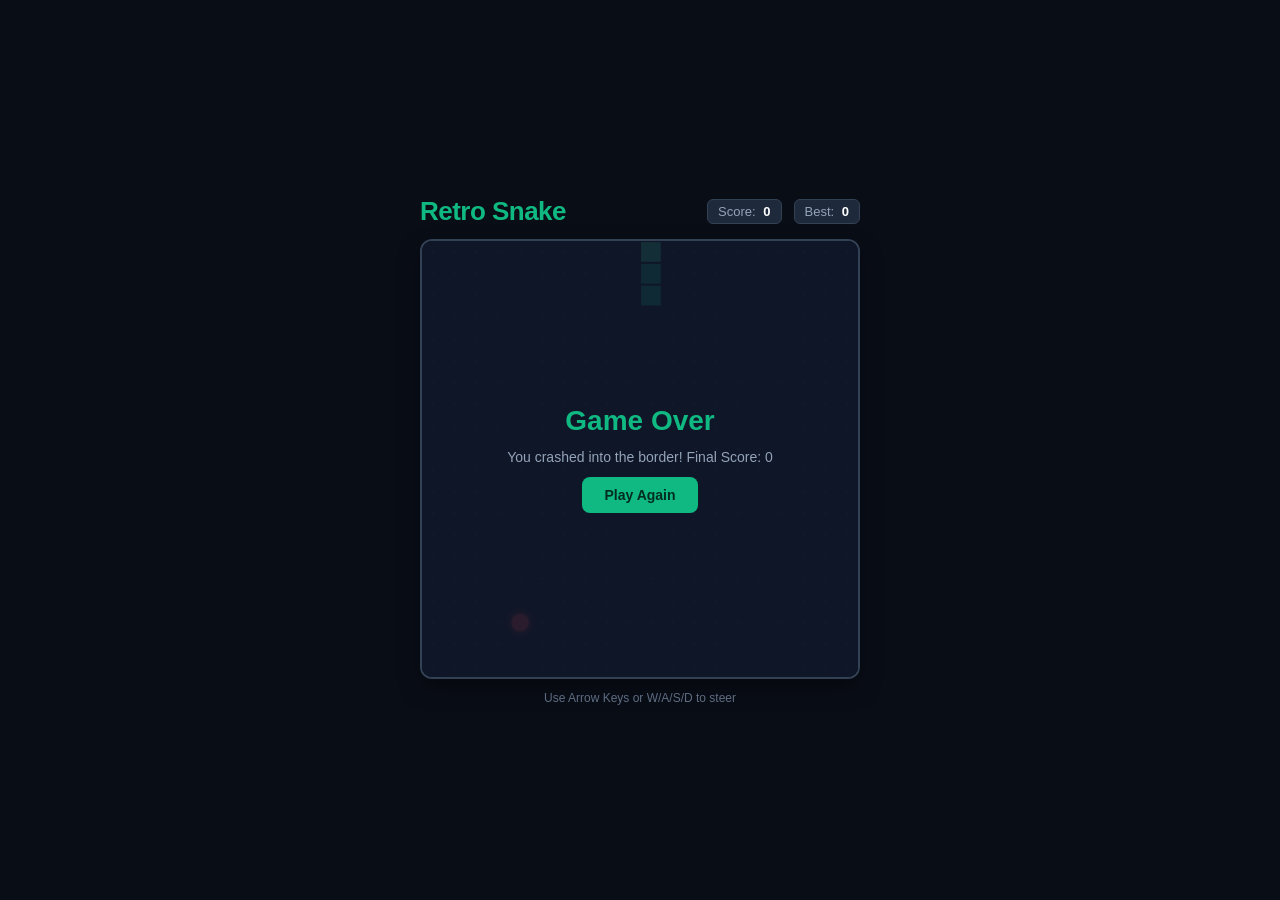
<file: public/games/snake/index.html>
<!DOCTYPE html>
<html lang="en">
<head>
  <meta charset="UTF-8">
  <meta name="viewport" content="width=device-width, initial-scale=1.0, maximum-scale=1.0, user-scalable=no">
  <title>Retro Snake</title>
  <style>
    * { box-sizing: border-box; margin: 0; padding: 0; user-select: none; }
    body {
      background: #090d16;
      color: #f1f5f9;
      font-family: -apple-system, BlinkMacSystemFont, "Segoe UI", Roboto, sans-serif;
      display: flex;
      flex-direction: column;
      align-items: center;
      justify-content: center;
      min-height: 100vh;
      padding: 12px;
    }
    .hud {
      width: 100%;
      max-width: 440px;
      display: flex;
      justify-content: space-between;
      align-items: center;
      margin-bottom: 12px;
    }
    .brand h1 {
      font-size: 26px;
      font-weight: 800;
      color: #10b981;
      letter-spacing: -0.02em;
    }
    .stats {
      display: flex;
      gap: 12px;
    }
    .stat-pill {
      background: #1e293b;
      border: 1px solid #334155;
      padding: 4px 10px;
      border-radius: 6px;
      font-size: 13px;
      color: #94a3b8;
    }
    .stat-pill strong { color: #fff; margin-left: 4px; }
    #canvas-wrap {
      position: relative;
      width: 100%;
      max-width: 440px;
      aspect-ratio: 1 / 1;
      border-radius: 12px;
      overflow: hidden;
      border: 2px solid #334155;
      background: #0f172a;
      box-shadow: 0 10px 25px -5px rgba(0,0,0,0.5);
    }
    canvas {
      display: block;
      width: 100%;
      height: 100%;
    }
    .overlay {
      position: absolute;
      inset: 0;
      background: rgba(15, 23, 42, 0.88);
      display: none;
      flex-direction: column;
      align-items: center;
      justify-content: center;
      gap: 12px;
      z-index: 10;
    }
    .overlay.active { display: flex; }
    .overlay h2 { font-size: 28px; color: #10b981; }
    .overlay p { font-size: 14px; color: #94a3b8; }
    button.btn {
      background: #10b981;
      color: #022c22;
      border: none;
      font-weight: 700;
      font-size: 14px;
      padding: 10px 22px;
      border-radius: 8px;
      cursor: pointer;
      transition: all 0.15s ease;
    }
    button.btn:hover { background: #059669; }
    .controls-hint {
      margin-top: 12px;
      font-size: 12px;
      color: #64748b;
    }
    .dpad {
      display: none;
      grid-template-columns: repeat(3, 50px);
      grid-template-rows: repeat(3, 50px);
      gap: 6px;
      margin-top: 12px;
    }
    @media (hover: none) and (pointer: coarse) {
      .dpad { display: grid; }
    }
    .dpad-btn {
      background: #1e293b;
      border: 1px solid #334155;
      color: #f8fafc;
      font-size: 18px;
      border-radius: 8px;
      display: flex;
      align-items: center;
      justify-content: center;
      cursor: pointer;
    }
    .dpad-btn:active { background: #334155; }
    .d-up { grid-column: 2; grid-row: 1; }
    .d-left { grid-column: 1; grid-row: 2; }
    .d-right { grid-column: 3; grid-row: 2; }
    .d-down { grid-column: 2; grid-row: 3; }
  </style>
</head>
<body>
  <div class="hud">
    <div class="brand">
      <h1>Retro Snake</h1>
    </div>
    <div class="stats">
      <div class="stat-pill">Score: <strong id="score">0</strong></div>
      <div class="stat-pill">Best: <strong id="best">0</strong></div>
    </div>
  </div>

  <div id="canvas-wrap">
    <canvas id="game-canvas" width="400" height="400"></canvas>
    <div class="overlay" id="game-overlay">
      <h2 id="over-title">Game Over</h2>
      <p id="over-sub">You hit the wall!</p>
      <button class="btn" id="start-btn">Play Again</button>
    </div>
  </div>

  <div class="dpad">
    <button class="dpad-btn d-up" onclick="setDir(0, -1)">▲</button>
    <button class="dpad-btn d-left" onclick="setDir(-1, 0)">◀</button>
    <button class="dpad-btn d-right" onclick="setDir(1, 0)">▶</button>
    <button class="dpad-btn d-down" onclick="setDir(0, 1)">▼</button>
  </div>

  <div class="controls-hint">Use Arrow Keys or W/A/S/D to steer</div>

  <script>
    const canvas = document.getElementById('game-canvas');
    const ctx = canvas.getContext('2d');
    const scoreEl = document.getElementById('score');
    const bestEl = document.getElementById('best');
    const overlay = document.getElementById('game-overlay');
    const overTitle = document.getElementById('over-title');
    const startBtn = document.getElementById('start-btn');

    const GRID = 20;
    const TILES = 20; // 400 / 20 = 20x20
    let snake = [{x: 10, y: 10}, {x: 10, y: 11}, {x: 10, y: 12}];
    let dir = {x: 0, y: -1};
    let nextDir = {x: 0, y: -1};
    let food = {x: 5, y: 5};
    let score = 0;
    let best = parseInt(localStorage.getItem('snake_best') || '0', 10);
    bestEl.textContent = best;
    let isRunning = false;
    let gameLoop = null;
    let particles = [];

    function spawnFood() {
      while (true) {
        const x = Math.floor(Math.random() * TILES);
        const y = Math.floor(Math.random() * TILES);
        const inSnake = snake.some(s => s.x === x && s.y === y);
        if (!inSnake) {
          food = {x, y};
          break;
        }
      }
    }

    function createExplosion(x, y, color) {
      for (let i = 0; i < 12; i++) {
        particles.push({
          x: x * GRID + GRID/2,
          y: y * GRID + GRID/2,
          vx: (Math.random() - 0.5) * 5,
          vy: (Math.random() - 0.5) * 5,
          life: 1.0,
          color: color
        });
      }
    }

    function step() {
      if (!isRunning) return;

      dir = nextDir;
      const head = { x: snake[0].x + dir.x, y: snake[0].y + dir.y };

      // Wall collision
      if (head.x < 0 || head.x >= TILES || head.y < 0 || head.y >= TILES) {
        gameOver("You crashed into the border!");
        return;
      }

      // Self collision
      if (snake.some(s => s.x === head.x && s.y === head.y)) {
        gameOver("You bit yourself!");
        return;
      }

      snake.unshift(head);

      // Check food
      if (head.x === food.x && head.y === food.y) {
        score += 10;
        scoreEl.textContent = score;
        if (score > best) {
          best = score;
          localStorage.setItem('snake_best', best);
          bestEl.textContent = best;
        }
        createExplosion(food.x, food.y, '#10b981');
        spawnFood();
      } else {
        snake.pop();
      }

      render();
    }

    function render() {
      // Background grid
      ctx.fillStyle = '#0b1120';
      ctx.fillRect(0, 0, 400, 400);

      // Subtle grid dots
      ctx.fillStyle = '#1e293b';
      for (let x = 0; x < TILES; x++) {
        for (let y = 0; y < TILES; y++) {
          ctx.fillRect(x * GRID + 9, y * GRID + 9, 2, 2);
        }
      }

      // Render Food with glow
      ctx.save();
      ctx.fillStyle = '#ef4444';
      ctx.shadowColor = '#ef4444';
      ctx.shadowBlur = 10;
      ctx.beginPath();
      ctx.arc(food.x * GRID + GRID/2, food.y * GRID + GRID/2, GRID/2 - 2, 0, Math.PI * 2);
      ctx.fill();
      ctx.restore();

      // Render Snake
      snake.forEach((seg, i) => {
        ctx.fillStyle = i === 0 ? '#34d399' : '#10b981';
        ctx.fillRect(seg.x * GRID + 1, seg.y * GRID + 1, GRID - 2, GRID - 2);
      });

      // Update & render particles
      particles = particles.filter(p => p.life > 0);
      particles.forEach(p => {
        p.x += p.vx;
        p.y += p.vy;
        p.life -= 0.04;
        ctx.fillStyle = p.color;
        ctx.globalAlpha = Math.max(0, p.life);
        ctx.fillRect(p.x, p.y, 3, 3);
      });
      ctx.globalAlpha = 1.0;
    }

    function gameOver(reason) {
      isRunning = false;
      clearInterval(gameLoop);
      overTitle.textContent = "Game Over";
      document.getElementById('over-sub').textContent = reason + ` Final Score: ${score}`;
      overlay.classList.add('active');
    }

    function startGame() {
      snake = [{x: 10, y: 10}, {x: 10, y: 11}, {x: 10, y: 12}];
      dir = {x: 0, y: -1};
      nextDir = {x: 0, y: -1};
      score = 0;
      scoreEl.textContent = score;
      spawnFood();
      overlay.classList.remove('active');
      isRunning = true;
      if (gameLoop) clearInterval(gameLoop);
      gameLoop = setInterval(step, 110);
      render();
    }

    function setDir(dx, dy) {
      if (dir.x + dx === 0 && dir.y + dy === 0) return; // Disallow immediate reverse
      nextDir = { x: dx, y: dy };
    }

    window.addEventListener('keydown', (e) => {
      if (['ArrowUp', 'KeyW'].includes(e.code)) { e.preventDefault(); setDir(0, -1); }
      else if (['ArrowDown', 'KeyS'].includes(e.code)) { e.preventDefault(); setDir(0, 1); }
      else if (['ArrowLeft', 'KeyA'].includes(e.code)) { e.preventDefault(); setDir(-1, 0); }
      else if (['ArrowRight', 'KeyD'].includes(e.code)) { e.preventDefault(); setDir(1, 0); }
      else if (e.code === 'Space' && !isRunning) { startGame(); }
    });

    startBtn.addEventListener('click', startGame);
    startGame();
  </script>
</body>
</html>
</file>
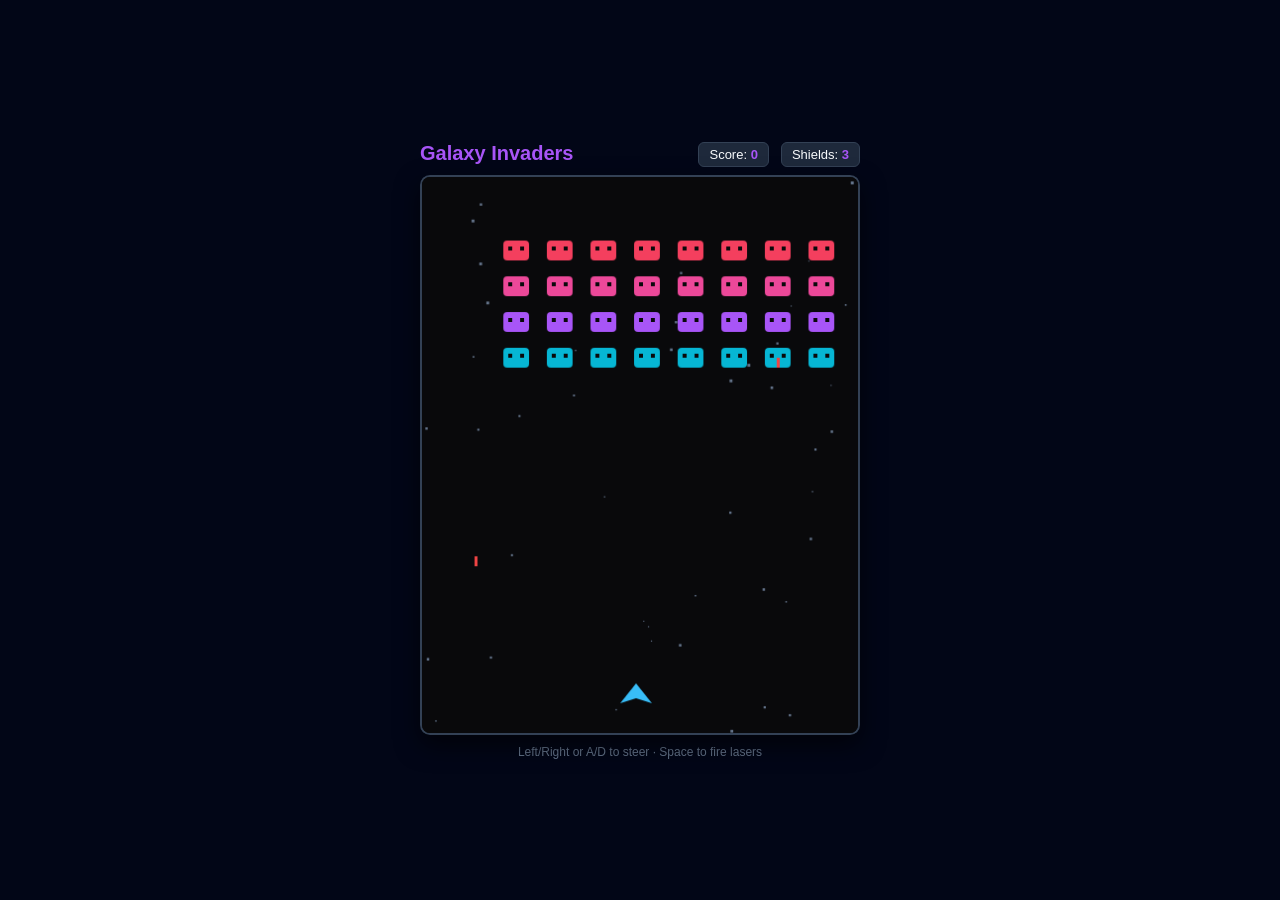
<file: public/games/space-invaders/index.html>
<!DOCTYPE html>
<html lang="en">
<head>
  <meta charset="UTF-8">
  <meta name="viewport" content="width=device-width, initial-scale=1.0, maximum-scale=1.0, user-scalable=no">
  <title>Galaxy Invaders</title>
  <style>
    * { box-sizing: border-box; margin: 0; padding: 0; user-select: none; }
    body {
      background: #020617;
      color: #f8fafc;
      font-family: -apple-system, BlinkMacSystemFont, "Segoe UI", Roboto, sans-serif;
      display: flex;
      flex-direction: column;
      align-items: center;
      justify-content: center;
      min-height: 100vh;
      padding: 12px;
    }
    .hud {
      display: flex;
      justify-content: space-between;
      width: 100%;
      max-width: 440px;
      margin-bottom: 8px;
    }
    .title { font-weight: 800; font-size: 20px; color: #a855f7; }
    .stats { display: flex; gap: 12px; font-size: 13px; }
    .stat-badge {
      background: #1e293b;
      padding: 4px 10px;
      border-radius: 6px;
      border: 1px solid #334155;
    }
    .stat-badge strong { color: #a855f7; }
    #wrap {
      position: relative;
      width: 100%;
      max-width: 440px;
      aspect-ratio: 11 / 14;
      border: 2px solid #334155;
      border-radius: 10px;
      overflow: hidden;
      background: #09090b;
      box-shadow: 0 10px 25px rgba(0,0,0,0.6);
    }
    canvas { width: 100%; height: 100%; display: block; }
    .overlay {
      position: absolute;
      inset: 0;
      background: rgba(9, 9, 11, 0.9);
      display: none;
      flex-direction: column;
      align-items: center;
      justify-content: center;
      gap: 12px;
      z-index: 10;
    }
    .overlay.active { display: flex; }
    .overlay h2 { font-size: 28px; color: #a855f7; }
    button.btn {
      background: #a855f7;
      color: #fff;
      border: none;
      font-weight: 700;
      font-size: 14px;
      padding: 10px 24px;
      border-radius: 8px;
      cursor: pointer;
    }
    button.btn:hover { background: #9333ea; }
    .hint { margin-top: 10px; font-size: 12px; color: #64748b; }
  </style>
</head>
<body>
  <div class="hud">
    <div class="title">Galaxy Invaders</div>
    <div class="stats">
      <div class="stat-badge">Score: <strong id="score">0</strong></div>
      <div class="stat-badge">Shields: <strong id="lives">3</strong></div>
    </div>
  </div>

  <div id="wrap">
    <canvas id="c" width="440" height="560"></canvas>
    <div class="overlay" id="overlay">
      <h2 id="ov-title">Game Over</h2>
      <p id="ov-sub" style="color: #94a3b8; font-size: 14px;">The invasion arrived!</p>
      <button class="btn" id="start-btn">Deploy Ship</button>
    </div>
  </div>
  <div class="hint">Left/Right or A/D to steer · Space to fire lasers</div>

  <script>
    const canvas = document.getElementById('c');
    const ctx = canvas.getContext('2d');
    const overlay = document.getElementById('overlay');
    const ovTitle = document.getElementById('ov-title');
    const ovSub = document.getElementById('ov-sub');
    const startBtn = document.getElementById('start-btn');
    const scoreEl = document.getElementById('score');
    const livesEl = document.getElementById('lives');

    let player = { x: 200, y: 510, w: 32, h: 20, speed: 5 };
    let lasers = [];
    let enemyLasers = [];
    let aliens = [];
    let stars = [];
    let alienDir = 1;
    let alienSpeed = 1.0;
    let score = 0;
    let lives = 3;
    let isPlaying = false;
    let lastAlienFire = 0;

    const keys = {};
    window.addEventListener('keydown', e => keys[e.code] = true);
    window.addEventListener('keyup', e => keys[e.code] = false);

    // Init background stars
    for (let i = 0; i < 45; i++) {
      stars.push({
        x: Math.random() * canvas.width,
        y: Math.random() * canvas.height,
        s: Math.random() * 2 + 1,
        v: Math.random() * 0.8 + 0.3
      });
    }

    function initAliens() {
      aliens = [];
      const rows = 4;
      const cols = 8;
      const colors = ['#f43f5e', '#ec4899', '#a855f7', '#06b6d4'];
      for (let r = 0; r < rows; r++) {
        for (let c = 0; c < cols; c++) {
          aliens.push({
            x: 40 + c * 44,
            y: 50 + r * 36,
            w: 26,
            h: 20,
            color: colors[r],
            alive: true,
            scoreVal: (rows - r) * 10
          });
        }
      }
    }

    function update() {
      if (!isPlaying) return;

      // Player move
      if (keys['ArrowLeft'] || keys['KeyA']) player.x = Math.max(10, player.x - player.speed);
      if (keys['ArrowRight'] || keys['KeyD']) player.x = Math.min(canvas.width - player.w - 10, player.x + player.speed);

      // Player Lasers
      lasers.forEach(l => l.y -= 7);
      lasers = lasers.filter(l => l.y > -10);

      // Enemy Lasers
      enemyLasers.forEach(el => el.y += 4);
      enemyLasers = enemyLasers.filter(el => el.y < canvas.height + 10);

      // Move Aliens
      let touchEdge = false;
      let livingAliens = aliens.filter(a => a.alive);

      if (livingAliens.length === 0) {
        initAliens();
        alienSpeed += 0.3;
        return;
      }

      livingAliens.forEach(a => {
        if ((a.x + a.w >= canvas.width - 15 && alienDir > 0) || (a.x <= 15 && alienDir < 0)) {
          touchEdge = true;
        }
      });

      if (touchEdge) {
        alienDir *= -1;
        livingAliens.forEach(a => {
          a.y += 14;
          if (a.y + a.h >= player.y) {
            endGame(false, "Invasion breached perimeter!");
          }
        });
      } else {
        livingAliens.forEach(a => a.x += alienDir * alienSpeed);
      }

      // Random alien fire
      const now = Date.now();
      if (now - lastAlienFire > 900 && livingAliens.length > 0) {
        const shooter = livingAliens[Math.floor(Math.random() * livingAliens.length)];
        enemyLasers.push({ x: shooter.x + shooter.w / 2, y: shooter.y + shooter.h, w: 3, h: 10 });
        lastAlienFire = now;
      }

      // Laser vs Alien collisions
      lasers.forEach(l => {
        livingAliens.forEach(a => {
          if (l.x > a.x && l.x < a.x + a.w && l.y > a.y && l.y < a.y + a.h) {
            a.alive = false;
            l.y = -99;
            score += a.scoreVal;
            scoreEl.textContent = score;
          }
        });
      });

      // Enemy laser vs Player
      enemyLasers.forEach(el => {
        if (el.x > player.x && el.x < player.x + player.w && el.y > player.y && el.y < player.y + player.h) {
          el.y = 999;
          lives--;
          livesEl.textContent = lives;
          if (lives <= 0) {
            endGame(false, `Defense failed. Score: ${score}`);
          }
        }
      });
    }

    function fireLaser() {
      if (!isPlaying || lasers.length >= 3) return;
      lasers.push({ x: player.x + player.w / 2, y: player.y, w: 3, h: 12 });
    }

    window.addEventListener('keydown', (e) => {
      if (e.code === 'Space') {
        e.preventDefault();
        fireLaser();
      }
    });

    // Touch controls
    canvas.addEventListener('pointerdown', (e) => {
      const rect = canvas.getBoundingClientRect();
      const scaleX = canvas.width / rect.width;
      const touchX = (e.clientX - rect.left) * scaleX;
      player.x = Math.max(10, Math.min(canvas.width - player.w - 10, touchX - player.w / 2));
      fireLaser();
    });

    function endGame(won, msg) {
      isPlaying = false;
      ovTitle.textContent = won ? "Victory!" : "Game Over";
      ovSub.textContent = msg;
      overlay.classList.add('active');
    }

    function draw() {
      ctx.fillStyle = '#09090b';
      ctx.fillRect(0, 0, canvas.width, canvas.height);

      // Starfield
      ctx.fillStyle = '#64748b';
      stars.forEach(s => {
        s.y += s.v;
        if (s.y > canvas.height) s.y = 0;
        ctx.fillRect(s.x, s.y, s.s, s.s);
      });

      // Draw Aliens
      aliens.forEach(a => {
        if (a.alive) {
          ctx.fillStyle = a.color;
          ctx.beginPath();
          ctx.roundRect(a.x, a.y, a.w, a.h, 4);
          ctx.fill();

          // Alien eyes
          ctx.fillStyle = '#09090b';
          ctx.fillRect(a.x + 5, a.y + 6, 4, 4);
          ctx.fillRect(a.x + a.w - 9, a.y + 6, 4, 4);
        }
      });

      // Player Ship
      ctx.fillStyle = '#38bdf8';
      ctx.beginPath();
      ctx.moveTo(player.x + player.w / 2, player.y);
      ctx.lineTo(player.x + player.w, player.y + player.h);
      ctx.lineTo(player.x + player.w / 2, player.y + player.h - 5);
      ctx.lineTo(player.x, player.y + player.h);
      ctx.closePath();
      ctx.fill();

      // Lasers
      ctx.fillStyle = '#facc15';
      lasers.forEach(l => ctx.fillRect(l.x - 1, l.y, l.w, l.h));

      // Enemy lasers
      ctx.fillStyle = '#ef4444';
      enemyLasers.forEach(el => ctx.fillRect(el.x - 1, el.y, el.w, el.h));
    }

    function loop() {
      update();
      draw();
      requestAnimationFrame(loop);
    }

    function startGame() {
      score = 0;
      lives = 3;
      alienSpeed = 1.0;
      alienDir = 1;
      lasers = [];
      enemyLasers = [];
      scoreEl.textContent = '0';
      livesEl.textContent = '3';
      initAliens();
      overlay.classList.remove('active');
      isPlaying = true;
    }

    startBtn.addEventListener('click', startGame);
    startGame();
    requestAnimationFrame(loop);
  </script>
</body>
</html>
</file>
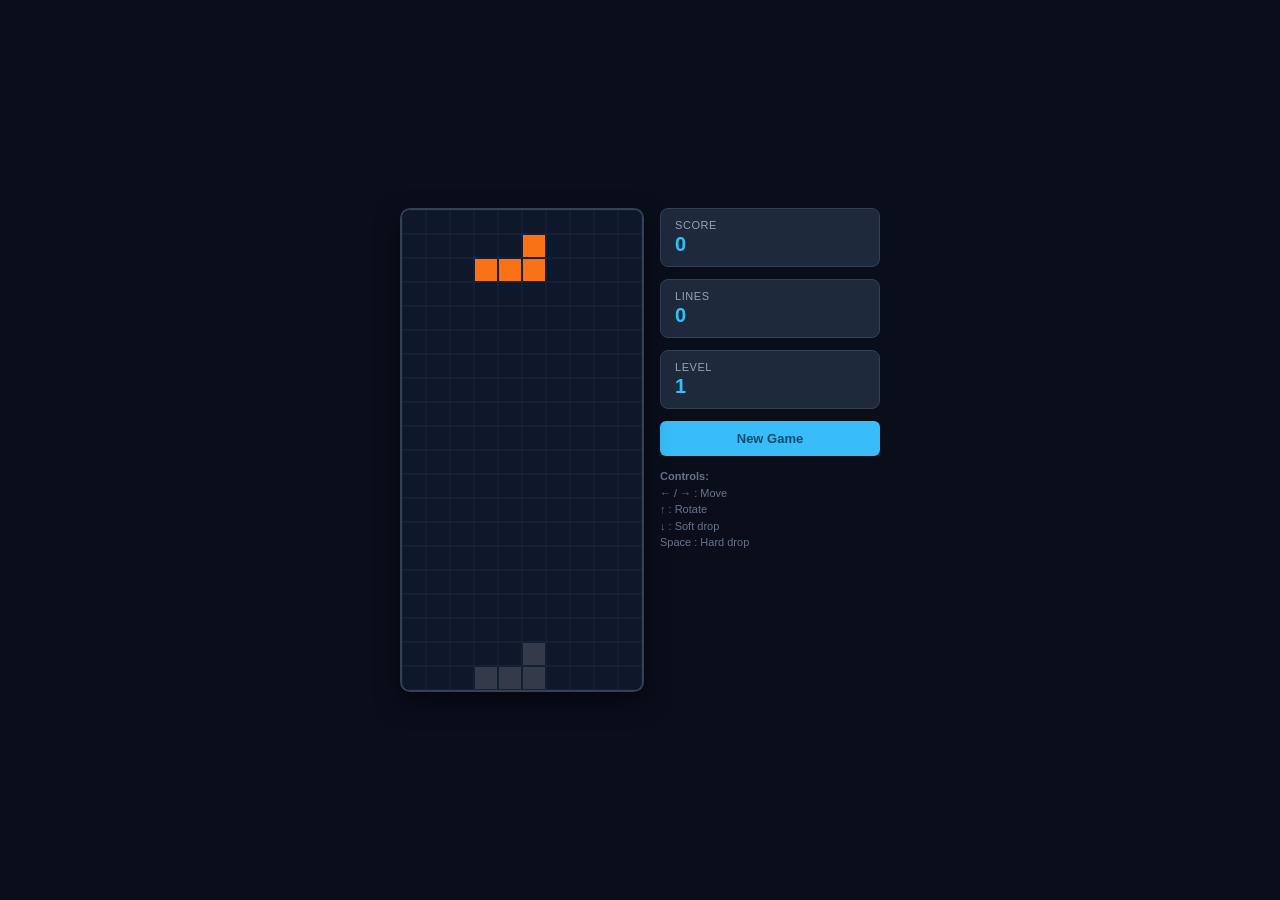
<file: public/games/tetris/index.html>
<!DOCTYPE html>
<html lang="en">
<head>
  <meta charset="UTF-8">
  <meta name="viewport" content="width=device-width, initial-scale=1.0, maximum-scale=1.0, user-scalable=no">
  <title>Block Drop Classic</title>
  <style>
    * { box-sizing: border-box; margin: 0; padding: 0; user-select: none; }
    body {
      background: #090e1a;
      color: #f8fafc;
      font-family: -apple-system, BlinkMacSystemFont, "Segoe UI", Roboto, sans-serif;
      display: flex;
      flex-direction: column;
      align-items: center;
      justify-content: center;
      min-height: 100vh;
      padding: 12px;
    }
    .game-layout {
      display: flex;
      gap: 16px;
      align-items: flex-start;
      max-width: 480px;
      width: 100%;
    }
    .board-container {
      position: relative;
      background: #0f172a;
      border: 2px solid #334155;
      border-radius: 10px;
      overflow: hidden;
      box-shadow: 0 10px 25px rgba(0,0,0,0.5);
    }
    canvas#tetris {
      display: block;
    }
    .sidebar {
      flex: 1;
      display: flex;
      flex-direction: column;
      gap: 12px;
    }
    .panel-box {
      background: #1e293b;
      border: 1px solid #334155;
      border-radius: 8px;
      padding: 10px 14px;
    }
    .panel-label {
      font-size: 11px;
      text-transform: uppercase;
      letter-spacing: 0.05em;
      color: #94a3b8;
    }
    .panel-value {
      font-size: 20px;
      font-weight: 800;
      color: #38bdf8;
      margin-top: 2px;
    }
    button.btn {
      background: #38bdf8;
      color: #0c4a6e;
      border: none;
      font-weight: 700;
      font-size: 13px;
      padding: 10px;
      border-radius: 6px;
      cursor: pointer;
      width: 100%;
    }
    button.btn:hover { background: #0284c7; color: #fff; }
    .instructions {
      font-size: 11px;
      color: #64748b;
      line-height: 1.5;
    }
    .overlay {
      position: absolute;
      inset: 0;
      background: rgba(15, 23, 42, 0.9);
      display: none;
      flex-direction: column;
      align-items: center;
      justify-content: center;
      gap: 10px;
      z-index: 10;
    }
    .overlay.active { display: flex; }
    .overlay h2 { color: #f43f5e; font-size: 26px; }
  </style>
</head>
<body>
  <div class="game-layout">
    <div class="board-container">
      <canvas id="tetris" width="240" height="480"></canvas>
      <div class="overlay" id="game-over">
        <h2>Game Over</h2>
        <p id="final-stats" style="color: #94a3b8; font-size: 13px;">Score: 0</p>
        <button class="btn" id="restart-btn" style="max-width: 140px;">Play Again</button>
      </div>
    </div>

    <div class="sidebar">
      <div class="panel-box">
        <div class="panel-label">Score</div>
        <div class="panel-value" id="score">0</div>
      </div>
      <div class="panel-box">
        <div class="panel-label">Lines</div>
        <div class="panel-value" id="lines">0</div>
      </div>
      <div class="panel-box">
        <div class="panel-label">Level</div>
        <div class="panel-value" id="level">1</div>
      </div>
      <button class="btn" id="new-btn">New Game</button>
      <div class="instructions">
        <strong>Controls:</strong><br>
        ← / → : Move<br>
        ↑ : Rotate<br>
        ↓ : Soft drop<br>
        Space : Hard drop
      </div>
    </div>
  </div>

  <script>
    const canvas = document.getElementById('tetris');
    const ctx = canvas.getContext('2d');
    const BLOCK = 24; // 10 cols x 20 rows = 240x480
    const COLS = 10;
    const ROWS = 20;

    const COLORS = [
      null,
      '#06b6d4', // I - Cyan
      '#3b82f6', // J - Blue
      '#f97316', // L - Orange
      '#eab308', // O - Yellow
      '#22c55e', // S - Green
      '#a855f7', // T - Purple
      '#ef4444'  // Z - Red
    ];

    const PIECES = [
      [],
      [[0,0,0,0],[1,1,1,1],[0,0,0,0],[0,0,0,0]], // I
      [[2,0,0],[2,2,2],[0,0,0]], // J
      [[0,0,3],[3,3,3],[0,0,0]], // L
      [[4,4],[4,4]],             // O
      [[0,5,5],[5,5,0],[0,0,0]], // S
      [[0,6,0],[6,6,6],[0,0,0]], // T
      [[7,7,0],[0,7,7],[0,0,0]]  // Z
    ];

    let grid = Array.from({length: ROWS}, () => Array(COLS).fill(0));
    let currentPiece = null;
    let piecePos = {x: 0, y: 0};
    let score = 0;
    let lines = 0;
    let level = 1;
    let dropCounter = 0;
    let dropInterval = 800;
    let lastTime = 0;
    let isGameOver = false;

    function createPiece() {
      const type = Math.floor(Math.random() * 7) + 1;
      const matrix = PIECES[type];
      return {
        matrix: matrix.map(row => [...row]),
        colorIdx: type
      };
    }

    function collide(grid, piece, offset) {
      const m = piece.matrix;
      for (let y = 0; y < m.length; y++) {
        for (let x = 0; x < m[y].length; x++) {
          if (m[y][x] !== 0) {
            const newY = y + offset.y;
            const newX = x + offset.x;
            if (newX < 0 || newX >= COLS || newY >= ROWS) return true;
            if (newY >= 0 && grid[newY][newX] !== 0) return true;
          }
        }
      }
      return false;
    }

    function merge(grid, piece, offset) {
      piece.matrix.forEach((row, y) => {
        row.forEach((value, x) => {
          if (value !== 0 && y + offset.y >= 0) {
            grid[y + offset.y][x + offset.x] = piece.colorIdx;
          }
        });
      });
    }

    function rotate(matrix) {
      const N = matrix.length;
      const result = Array.from({length: N}, () => Array(N).fill(0));
      for (let y = 0; y < N; y++) {
        for (let x = 0; x < N; x++) {
          result[x][N - 1 - y] = matrix[y][x];
        }
      }
      return result;
    }

    function playerRotate() {
      const oldMatrix = currentPiece.matrix;
      currentPiece.matrix = rotate(currentPiece.matrix);
      if (collide(grid, currentPiece, piecePos)) {
        // wall kick attempts
        piecePos.x += 1;
        if (collide(grid, currentPiece, piecePos)) {
          piecePos.x -= 2;
          if (collide(grid, currentPiece, piecePos)) {
            piecePos.x += 1;
            currentPiece.matrix = oldMatrix;
          }
        }
      }
    }

    function clearLines() {
      let rowsCleared = 0;
      for (let y = ROWS - 1; y >= 0; y--) {
        if (grid[y].every(cell => cell !== 0)) {
          grid.splice(y, 1);
          grid.unshift(Array(COLS).fill(0));
          rowsCleared++;
          y++;
        }
      }
      if (rowsCleared > 0) {
        lines += rowsCleared;
        const lineScores = [0, 100, 300, 500, 800];
        score += lineScores[rowsCleared] * level;
        level = Math.floor(lines / 10) + 1;
        dropInterval = Math.max(100, 800 - (level - 1) * 70);
        document.getElementById('score').textContent = score;
        document.getElementById('lines').textContent = lines;
        document.getElementById('level').textContent = level;
      }
    }

    function playerDrop() {
      piecePos.y++;
      if (collide(grid, currentPiece, piecePos)) {
        piecePos.y--;
        merge(grid, currentPiece, piecePos);
        clearLines();
        spawnPiece();
      }
      dropCounter = 0;
    }

    function hardDrop() {
      while (!collide(grid, currentPiece, piecePos)) {
        piecePos.y++;
      }
      piecePos.y--;
      merge(grid, currentPiece, piecePos);
      clearLines();
      spawnPiece();
      dropCounter = 0;
    }

    function spawnPiece() {
      currentPiece = createPiece();
      piecePos = {
        x: Math.floor((COLS - currentPiece.matrix[0].length) / 2),
        y: 0
      };
      if (collide(grid, currentPiece, piecePos)) {
        isGameOver = true;
        document.getElementById('final-stats').textContent = `Lines: ${lines} · Score: ${score}`;
        document.getElementById('game-over').classList.add('active');
      }
    }

    function draw() {
      ctx.fillStyle = '#0f172a';
      ctx.fillRect(0, 0, canvas.width, canvas.height);

      // Grid lines
      ctx.strokeStyle = '#1e293b';
      ctx.lineWidth = 1;
      for (let x = 0; x <= COLS; x++) {
        ctx.beginPath();
        ctx.moveTo(x * BLOCK, 0);
        ctx.lineTo(x * BLOCK, ROWS * BLOCK);
        ctx.stroke();
      }
      for (let y = 0; y <= ROWS; y++) {
        ctx.beginPath();
        ctx.moveTo(0, y * BLOCK);
        ctx.lineTo(COLS * BLOCK, y * BLOCK);
        ctx.stroke();
      }

      // Draw settled blocks
      grid.forEach((row, y) => {
        row.forEach((value, x) => {
          if (value !== 0) {
            ctx.fillStyle = COLORS[value];
            ctx.fillRect(x * BLOCK + 1, y * BLOCK + 1, BLOCK - 2, BLOCK - 2);
          }
        });
      });

      // Draw ghost piece
      if (currentPiece && !isGameOver) {
        let ghostY = piecePos.y;
        while (!collide(grid, currentPiece, {x: piecePos.x, y: ghostY + 1})) {
          ghostY++;
        }
        ctx.fillStyle = 'rgba(255, 255, 255, 0.15)';
        currentPiece.matrix.forEach((row, y) => {
          row.forEach((value, x) => {
            if (value !== 0) {
              ctx.fillRect((piecePos.x + x) * BLOCK + 1, (ghostY + y) * BLOCK + 1, BLOCK - 2, BLOCK - 2);
            }
          });
        });

        // Draw active piece
        ctx.fillStyle = COLORS[currentPiece.colorIdx];
        currentPiece.matrix.forEach((row, y) => {
          row.forEach((value, x) => {
            if (value !== 0) {
              ctx.fillRect((piecePos.x + x) * BLOCK + 1, (piecePos.y + y) * BLOCK + 1, BLOCK - 2, BLOCK - 2);
            }
          });
        });
      }
    }

    function update(time = 0) {
      if (!isGameOver) {
        const delta = time - lastTime;
        lastTime = time;
        dropCounter += delta;
        if (dropCounter > dropInterval) {
          playerDrop();
        }
        draw();
      }
      requestAnimationFrame(update);
    }

    function resetGame() {
      grid = Array.from({length: ROWS}, () => Array(COLS).fill(0));
      score = 0;
      lines = 0;
      level = 1;
      dropInterval = 800;
      isGameOver = false;
      document.getElementById('score').textContent = '0';
      document.getElementById('lines').textContent = '0';
      document.getElementById('level').textContent = '1';
      document.getElementById('game-over').classList.remove('active');
      spawnPiece();
    }

    window.addEventListener('keydown', (e) => {
      if (isGameOver) return;
      if (['ArrowLeft', 'KeyA'].includes(e.code)) {
        piecePos.x--;
        if (collide(grid, currentPiece, piecePos)) piecePos.x++;
      } else if (['ArrowRight', 'KeyD'].includes(e.code)) {
        piecePos.x++;
        if (collide(grid, currentPiece, piecePos)) piecePos.x--;
      } else if (['ArrowDown', 'KeyS'].includes(e.code)) {
        playerDrop();
      } else if (['ArrowUp', 'KeyW'].includes(e.code)) {
        playerRotate();
      } else if (e.code === 'Space') {
        e.preventDefault();
        hardDrop();
      }
    });

    document.getElementById('restart-btn').addEventListener('click', resetGame);
    document.getElementById('new-btn').addEventListener('click', resetGame);

    resetGame();
    requestAnimationFrame(update);
  </script>
</body>
</html>
</file>
